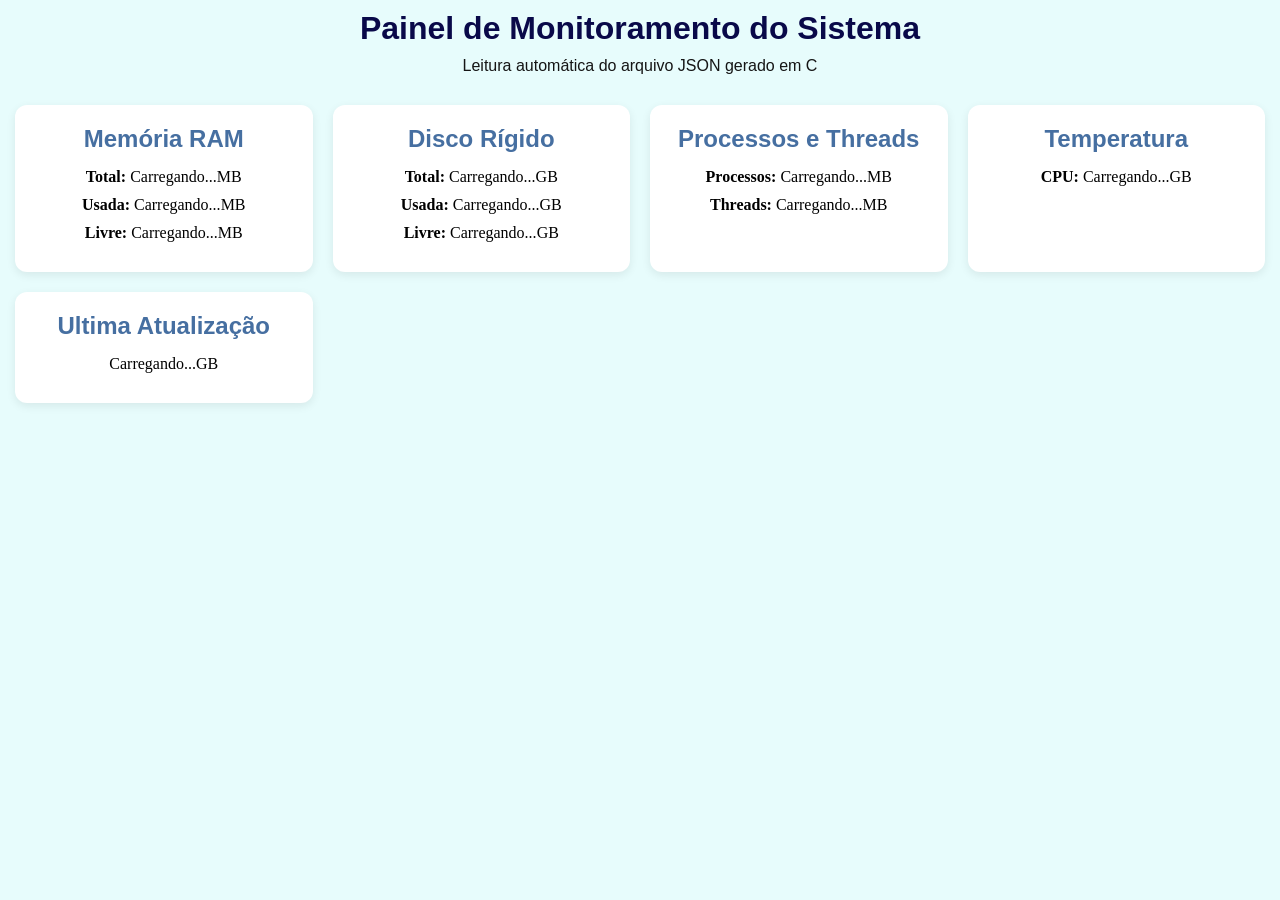
<file: Frontend/Exemplo do Tanizaka/pages/index.html>
<!DOCTYPE html>
<html lang="pt-br">
<head>
    <meta charset="UTF-8">
    <meta name="viewport" content="width=device-width, initial-scale=1.0">
    <title>Dash Manager</title>
    <link rel="stylesheet" href="../styles/style.css">
</head>
<body>
    <header>
        <h1>Painel de Monitoramento do Sistema</h1>
        <p>Leitura automática do arquivo JSON gerado em C</p>
    </header>
    <main class="painel">
        <section class="card">
            <h2>Memória RAM</h2>
            <p><strong>Total: </strong> <span id="ramTotal">Carregando...</span>MB</p>
            <p><strong>Usada: </strong> <span id="ramUsada">Carregando...</span>MB</p>
            <p><strong>Livre: </strong> <span id="ramLivre">Carregando...</span>MB</p>
        </section>
        <section class="card">
            <h2>Disco Rígido</h2>
            <p><strong>Total: </strong> <span id="">Carregando...</span>GB</p>
            <p><strong>Usada: </strong> <span id="">Carregando...</span>GB</p>
            <p><strong>Livre: </strong> <span id="">Carregando...</span>GB</p>
        </section>
        <section class="card">
            <h2>Processos e Threads</h2>
            <p><strong>Processos: </strong> <span id="">Carregando...</span>MB</p>
            <p><strong>Threads: </strong> <span id="">Carregando...</span>MB</p>
        </section>
        <section class="card">
            <h2>Temperatura</h2>
            <p><strong>CPU: </strong> <span id="">Carregando...</span>GB</p>
        </section>
        <section class="card">
            <h2>Ultima Atualização</h2>
            <p><span id="">Carregando...</span>GB</p>
        </section>
    </main>
    <script src="../script/script.js"></script>
</body>
</html>
</file>
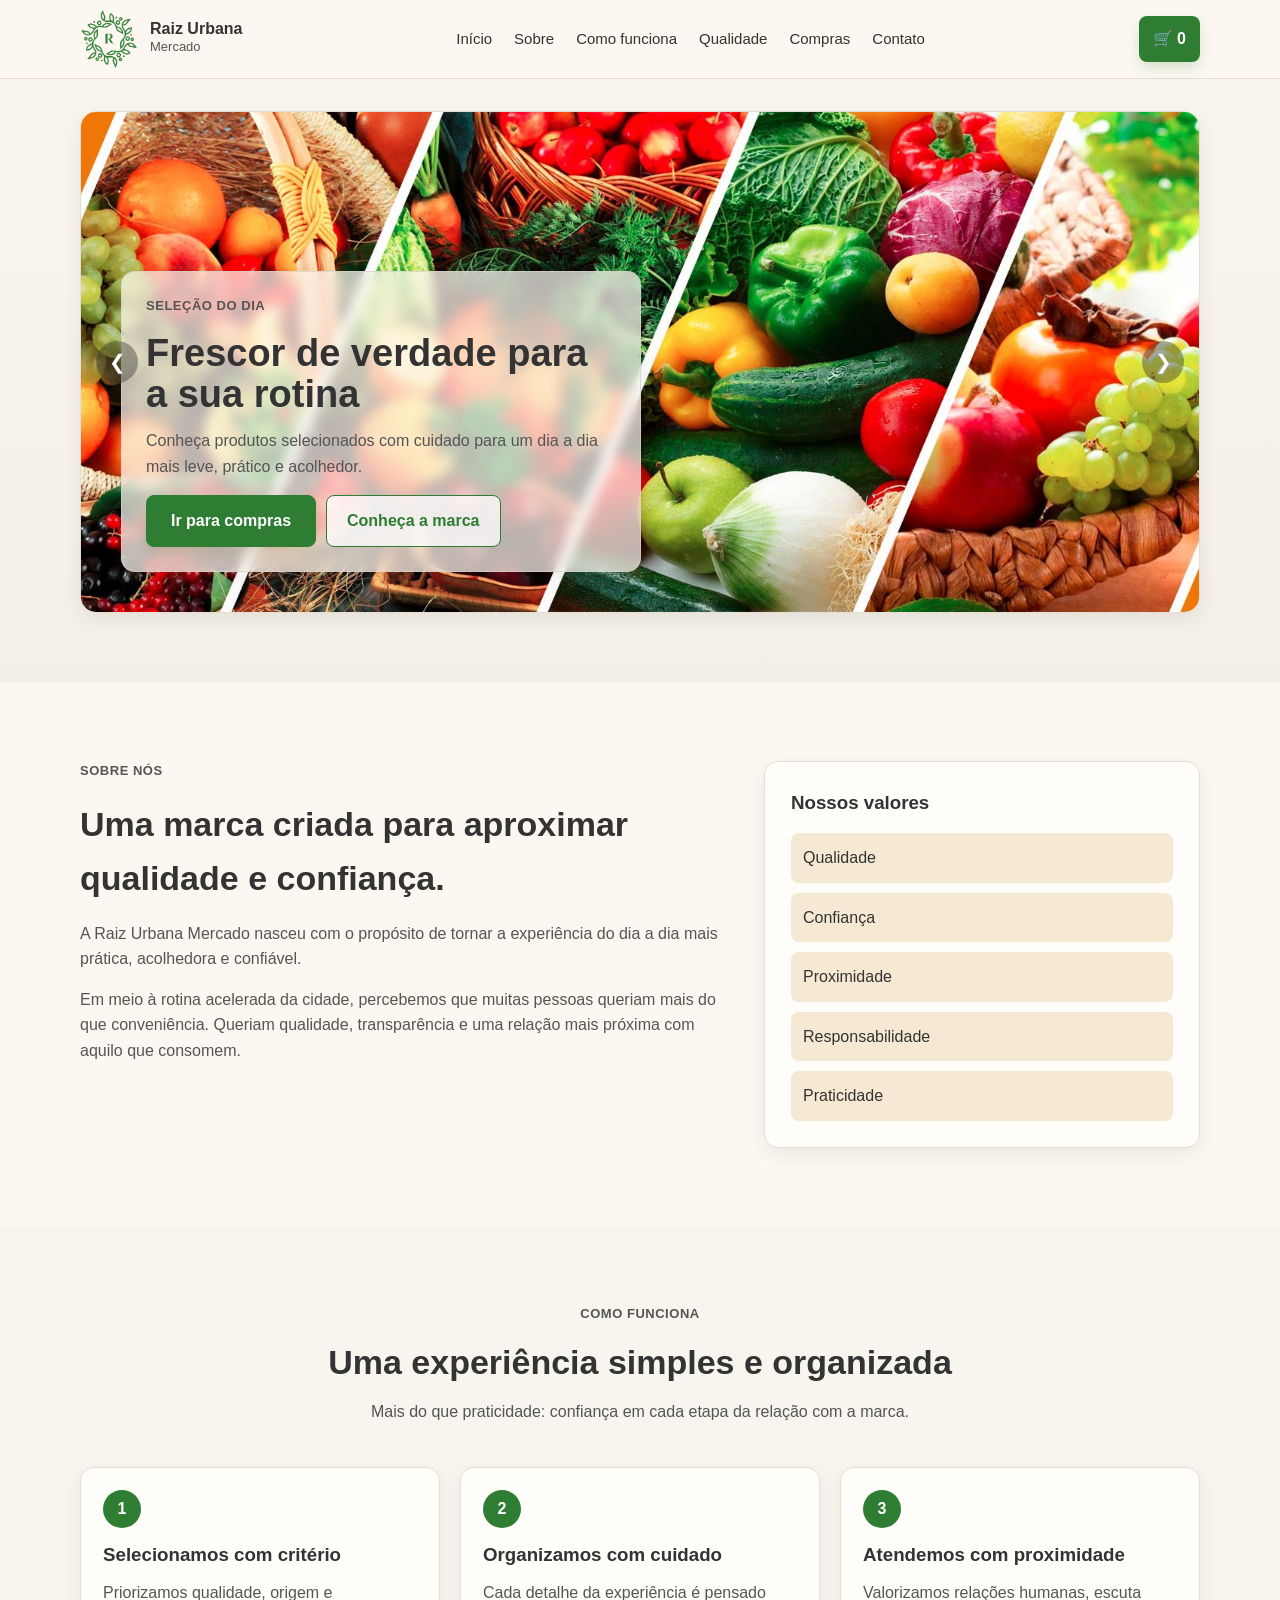
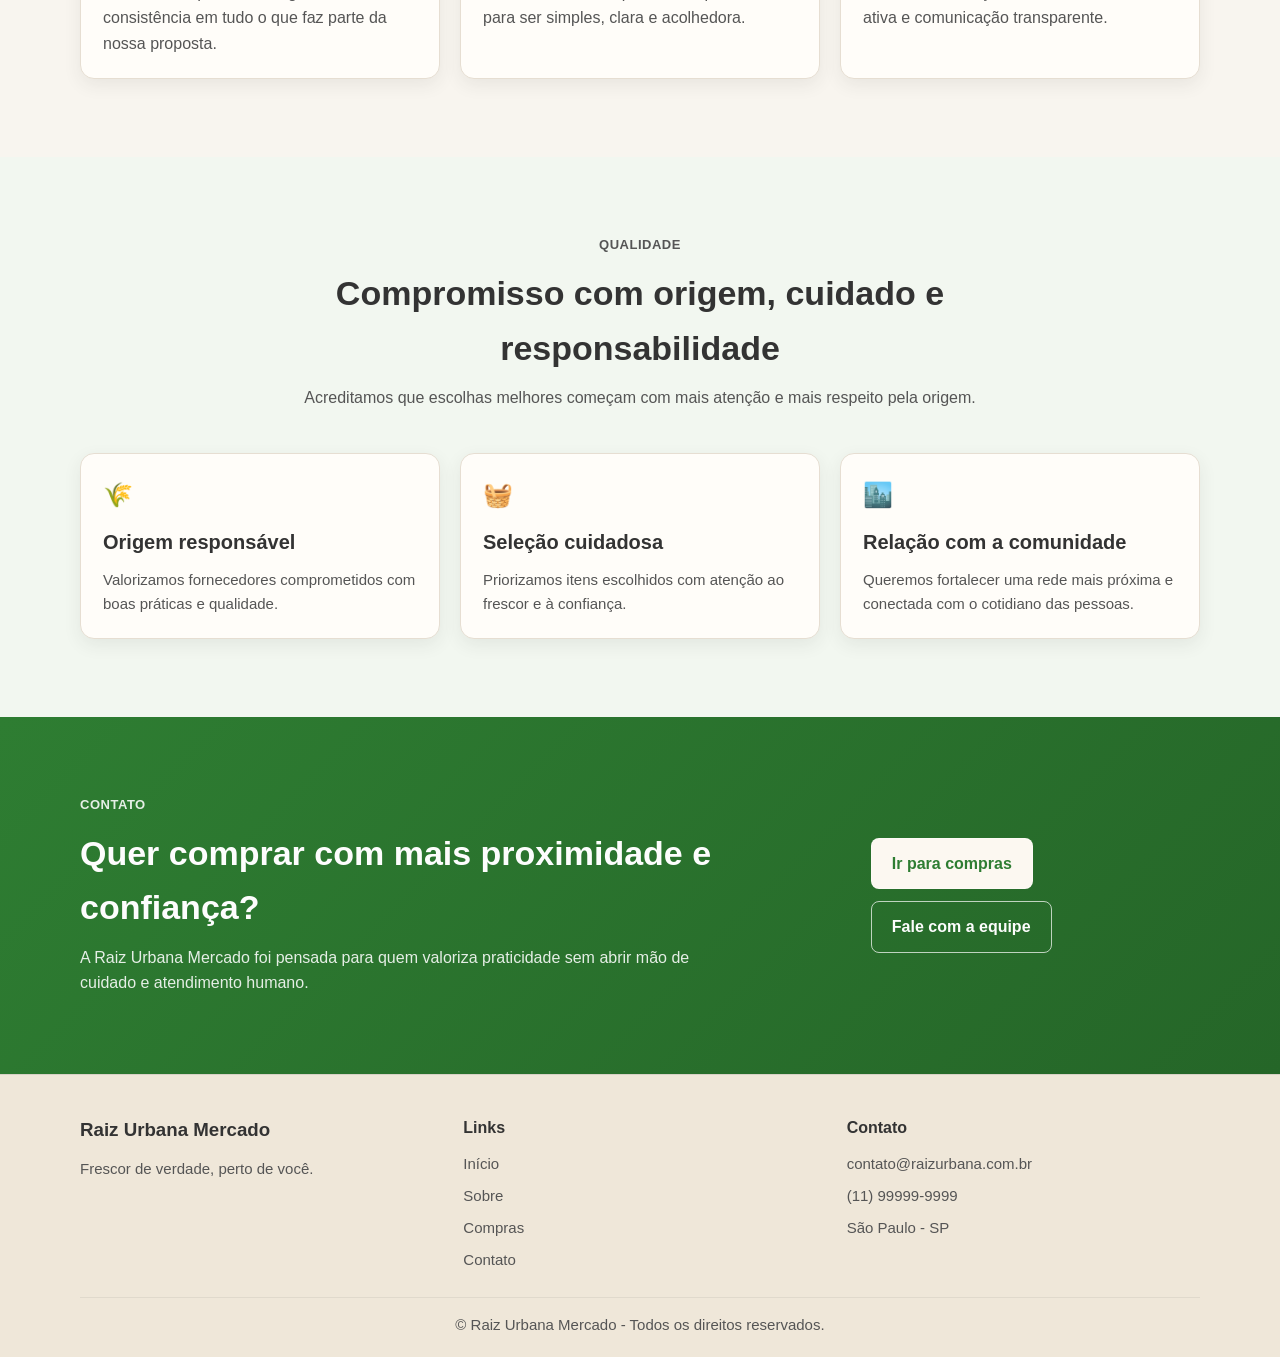
<file: frontend/Raiz Urbana Mercado/Pages/index.html>
<!DOCTYPE html>
<html lang="pt-BR">
<head>
  <meta charset="UTF-8" />
  <meta name="viewport" content="width=device-width, initial-scale=1.0" />
  <title>Raiz Urbana Mercado</title>
  <meta
    name="description"
    content="Raiz Urbana Mercado: frescor, qualidade e proximidade para a sua rotina."
  />
  <link rel="stylesheet" href="../Styles/style.css" />
  
<link rel="icon" type="image/png" href="../Logos/Logo.png">
<link rel="shortcut icon" href="../Logos/Logo.png">
<link rel="apple-touch-icon" href="../Logos/Logo.png">

</head>
<body>
  <header class="header">
    <div class="container header-content">
      
<!-- Logo -->
<a href="index.html" class="logo">
  <img
    src="../Logos/Logo.png"
    alt="Logo Raiz Urbana Mercado"
    class="logo-image"
  />
  <div class="logo-text">
    <strong>Raiz Urbana</strong>
    <span>Mercado</span>
  </div>
</a>


      <nav class="nav" id="nav">
        <a href="index.html">Início</a>
        <a href="#sobre">Sobre</a>
        <a href="#como-funciona">Como funciona</a>
        <a href="#qualidade">Qualidade</a>
        <a href="compras.html">Compras</a>
        <a href="#contato">Contato</a>
      </nav>

      <div class="header-actions">
        <button class="cart-button" id="cart-toggle" aria-label="Abrir carrinho">
          🛒 <span id="cart-count">0</span>
        </button>

        <button class="menu-btn" id="menu-btn" aria-label="Abrir menu">
          ☰
        </button>
      </div>
    </div>
  </header>

  
<!-- Carrinho -->
<aside class="cart-sidebar" id="cart-sidebar">
  <div class="cart-header">
    <h3>Seu carrinho</h3>
    <button class="close-cart" id="close-cart" aria-label="Fechar carrinho">✕</button>
  </div>

  <div class="cart-items" id="cart-items">
    <p class="empty-cart">Seu carrinho está vazio.</p>
  </div>

  <div class="cart-footer">
    <p><strong>Total:</strong> R$ <span id="cart-total">0,00</span></p>
    <div class="cart-footer-buttons">
      <button class="btn btn-secondary full-width" id="clear-cart">Limpar carrinho</button>
      <button class="btn btn-primary full-width" id="checkout-btn">Finalizar compra</button>
    </div>
  </div>
</aside>

<div class="overlay" id="overlay"></div>

<!-- Modal de checkout -->
<div class="checkout-modal" id="checkout-modal">
  <div class="checkout-box">
    <div class="checkout-header">
      <h3 id="checkout-title">Finalizar compra</h3>
      <button id="close-checkout" aria-label="Fechar checkout">✕</button>
    </div>

    <form id="checkout-form" class="checkout-form">
      <label for="cliente-nome">Nome completo</label>
      <input type="text" id="cliente-nome" placeholder="Digite seu nome completo" required />

      <label for="cliente-cpf">CPF</label>
      <input type="text" id="cliente-cpf" placeholder="000.000.000-00" maxlength="14" required />

      <label for="cliente-endereco">Endereço</label>
      <input type="text" id="cliente-endereco" placeholder="Digite seu endereço" required />

      <label for="cliente-pagamento">Forma de pagamento</label>
      <select id="cliente-pagamento" required>
        <option value="">Selecione</option>
        <option value="Pix">Pix</option>
        <option value="Cartão de crédito">Cartão de crédito</option>
        <option value="Cartão de débito">Cartão de débito</option>
      </select>

      <button type="submit" class="btn btn-primary full-width">Confirmar pedido</button>
    </form>

    <div class="invoice-box" id="invoice-box"></div>
    <p class="checkout-message" id="checkout-message"></p>
  </div>
</div>


  <main>
    <!-- HERO / CARROSSEL -->
    <section class="hero" id="inicio">
      <div class="container">
        <div class="carousel">
          
<div class="slides">
  <div class="slide active">
    <img src="../Images/banner-frutas.jpg" alt="Produtos frescos do mercado" />
    <div class="slide-content">
      <p class="tag">Seleção do dia</p>
      <h1>Frescor de verdade para a sua rotina</h1>
      <p>
        Conheça produtos selecionados com cuidado para um dia a dia
        mais leve, prático e acolhedor.
      </p>
      <div class="slide-buttons">
        <a href="../Pages/compras.html" class="btn btn-primary">Ir para compras</a>
        <a href="#sobre" class="btn btn-secondary">Conheça a marca</a>
      </div>
    </div>
  </div>

  <div class="slide">
    <img src="../Images/banner-padaria.jpg" alt="Produtos de padaria e laticínios" />
    <div class="slide-content">
      <p class="tag">Qualidade</p>
      <h1>Cuidado em cada escolha</h1>
      <p>
        Uma proposta que une proximidade, atendimento humano e mais
        confiança para o seu dia a dia.
      </p>
      <div class="slide-buttons">
        <a href="../Pages/compras.html" class="btn btn-primary">Ir para compras</a>
        <a href="#sobre" class="btn btn-secondary">Conheça a marca</a>
      </div>
    </div>
  </div>

  <div class="slide">
    <img src="../Images/banner-mercearia.jpeg" alt="Bebidas e itens de mercado" />
    <div class="slide-content">
      <p class="tag">Praticidade</p>
      <h1>Um mercado pensado para a vida urbana</h1>
      <p>
        Organização, conveniência e um toque humano para facilitar sua rotina.
      </p>
      <div class="slide-buttons">
        <a href="../Pages/compras.html" class="btn btn-primary">Ir para compras</a>
        <a href="#sobre" class="btn btn-secondary">Conheça a marca</a>
      </div>
    </div>
  </div>
</div>


          <button class="carousel-btn prev" id="prev-slide" aria-label="Slide anterior">❮</button>
          <button class="carousel-btn next" id="next-slide" aria-label="Próximo slide">❯</button>
        </div>
      </div>
    </section>

    <section class="section section-soft" id="sobre">
      <div class="container about">
        <div class="about-text">
          <p class="tag">Sobre nós</p>
          <h2>Uma marca criada para aproximar qualidade e confiança.</h2>
          <p>
            A Raiz Urbana Mercado nasceu com o propósito de tornar a experiência
            do dia a dia mais prática, acolhedora e confiável.
          </p>
          <p>
            Em meio à rotina acelerada da cidade, percebemos que muitas pessoas
            queriam mais do que conveniência. Queriam qualidade, transparência e
            uma relação mais próxima com aquilo que consomem.
          </p>
        </div>

        <div class="about-box">
          <div class="simple-box">
            <h3>Nossos valores</h3>
            <ul>
              <li>Qualidade</li>
              <li>Confiança</li>
              <li>Proximidade</li>
              <li>Responsabilidade</li>
              <li>Praticidade</li>
            </ul>
          </div>
        </div>
      </div>
    </section>

    <section class="section" id="como-funciona">
      <div class="container">
        <div class="section-title">
          <p class="tag">Como funciona</p>
          <h2>Uma experiência simples e organizada</h2>
          <p>
            Mais do que praticidade: confiança em cada etapa da relação com a marca.
          </p>
        </div>

        <div class="steps">
          <div class="step">
            <span class="step-number">1</span>
            <h3>Selecionamos com critério</h3>
            <p>
              Priorizamos qualidade, origem e consistência em tudo o que faz
              parte da nossa proposta.
            </p>
          </div>

          <div class="step">
            <span class="step-number">2</span>
            <h3>Organizamos com cuidado</h3>
            <p>
              Cada detalhe da experiência é pensado para ser simples, clara e
              acolhedora.
            </p>
          </div>

          <div class="step">
            <span class="step-number">3</span>
            <h3>Atendemos com proximidade</h3>
            <p>
              Valorizamos relações humanas, escuta ativa e comunicação transparente.
            </p>
          </div>
        </div>
      </div>
    </section>

    <section class="section section-green" id="qualidade">
      <div class="container">
        <div class="section-title">
          <p class="tag">Qualidade</p>
          <h2>Compromisso com origem, cuidado e responsabilidade</h2>
          <p>
            Acreditamos que escolhas melhores começam com mais atenção e mais
            respeito pela origem.
          </p>
        </div>

        <div class="cards three-cards">
          <div class="card">
            <div class="card-icon">🌾</div>
            <h3>Origem responsável</h3>
            <p>
              Valorizamos fornecedores comprometidos com boas práticas e
              qualidade.
            </p>
          </div>

          <div class="card">
            <div class="card-icon">🧺</div>
            <h3>Seleção cuidadosa</h3>
            <p>
              Priorizamos itens escolhidos com atenção ao frescor e à confiança.
            </p>
          </div>

          <div class="card">
            <div class="card-icon">🏙️</div>
            <h3>Relação com a comunidade</h3>
            <p>
              Queremos fortalecer uma rede mais próxima e conectada com o
              cotidiano das pessoas.
            </p>
          </div>
        </div>
      </div>
    </section>

    <section class="section cta-section" id="contato">
      <div class="container cta-box">
        <div>
          <p class="tag tag-light">Contato</p>
          <h2>Quer comprar com mais proximidade e confiança?</h2>
          <p>
            A Raiz Urbana Mercado foi pensada para quem valoriza praticidade sem
            abrir mão de cuidado e atendimento humano.
          </p>
        </div>

        <div class="cta-buttons">
          <a href="compras.html" class="btn btn-light">Ir para compras</a>
          <a href="mailto:contato@raizurbana.com.br" class="btn btn-outline-light">
            Fale com a equipe
          </a>
        </div>
      </div>
    </section>
  </main>

  <footer class="footer">
    <div class="container footer-content">
      <div>
        <h3>Raiz Urbana Mercado</h3>
        <p>Frescor de verdade, perto de você.</p>
      </div>

      <div>
        <h4>Links</h4>
        <ul>
          <li><a href="index.html">Início</a></li>
          <li><a href="#sobre">Sobre</a></li>
          <li><a href="compras.html">Compras</a></li>
          <li><a href="#contato">Contato</a></li>
        </ul>
      </div>

      <div>
        <h4>Contato</h4>
        <ul>
          <li><a href="mailto:contato@raizurbana.com.br">contato@raizurbana.com.br</a></li>
          <li><a href="tel:+5511999999999">(11) 99999-9999</a></li>
          <li>São Paulo - SP</li>
        </ul>
      </div>
    </div>

    <div class="container footer-bottom">
      <p>© Raiz Urbana Mercado - Todos os direitos reservados.</p>
    </div>
  </footer>

  <script src="../Scripts/script.js"></script>
</body>
</html>
</file>
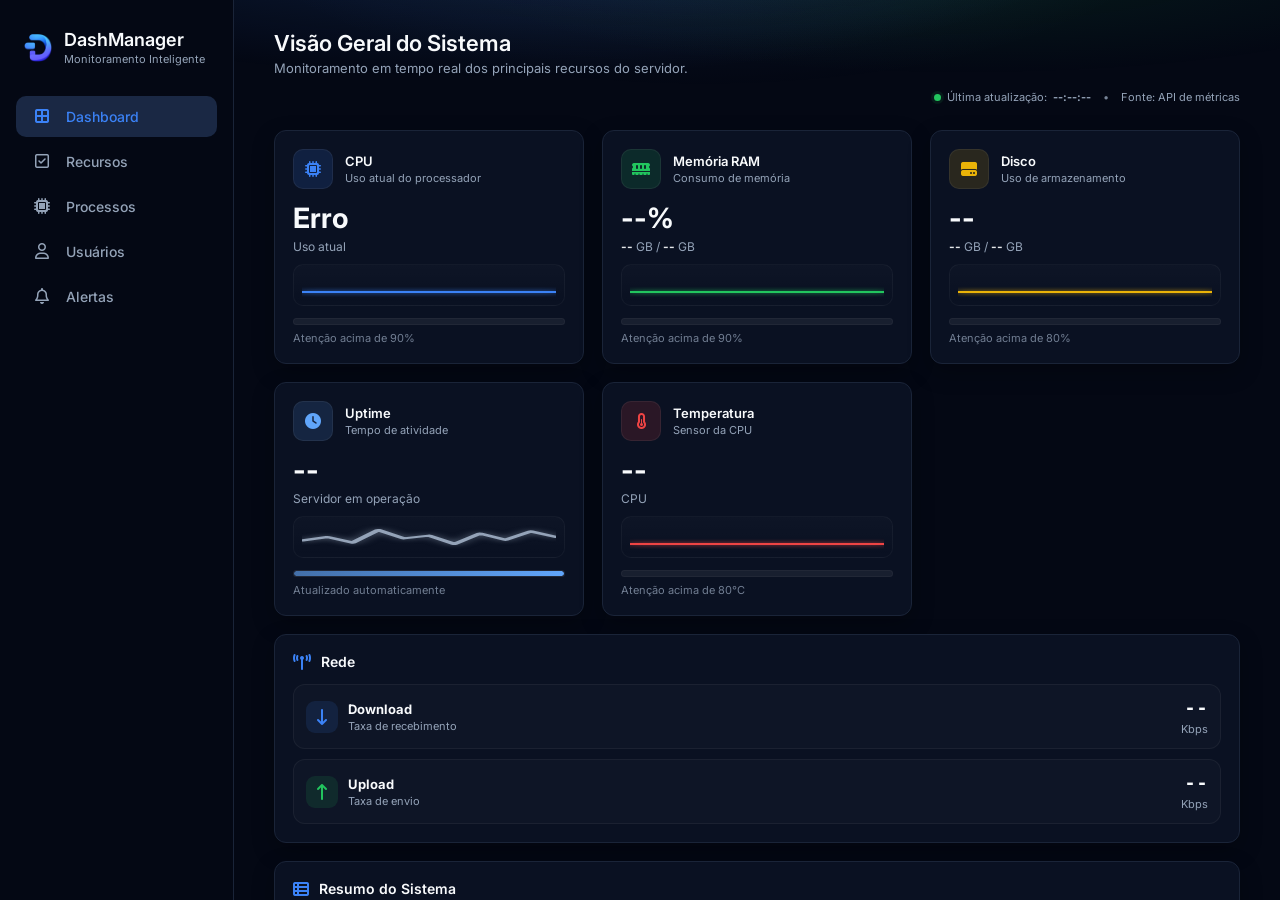
<file: Frontend/Dash-Manager/Pages/pg-inicial.html>
<!DOCTYPE html>
<html lang="pt-BR">
<head>
  <meta charset="UTF-8" />
  <meta name="viewport" content="width=device-width, initial-scale=1.0" />

  <title>Dashboard | DashManager</title>

  <link rel="preconnect" href="https://fonts.googleapis.com" />
  <link rel="preconnect" href="https://fonts.gstatic.com" crossorigin />
  <link href="https://fonts.googleapis.com/css2?family=Inter:wght@400;500;600;700&display=swap" rel="stylesheet" />

  <link rel="stylesheet" href="https://cdnjs.cloudflare.com/ajax/libs/font-awesome/6.5.0/css/all.min.css" />

  <link rel="stylesheet" href="../Styles/pg-inicial.css" />
  <link rel="icon" type="image/x-icon" href="../Images/icondashmanager.ico" />
</head>

<body>
  <!-- SIDEBAR -->
  <aside class="sidebar">
    <div class="logo-container">
      <div class="logo-icon">
        <img src="../Images/dash-manager-logo.png" alt="Logo-DashManager" />
      </div>

      <div class="logo-text">
        <h1>DashManager</h1>
        <p>Monitoramento Inteligente</p>
      </div>
    </div>

    <nav class="nav-menu">
      <a href="pg-inicial.html" class="nav-item active">
        <i class="fa-solid fa-border-all"></i>
        Dashboard
      </a>

      <a href="pg-recursos.html" class="nav-item">
        <i class="fa-regular fa-square-check"></i>
        Recursos
      </a>

      <a href="pg-processos.html" class="nav-item">
        <i class="fa-solid fa-microchip"></i>
        Processos
      </a>

      <a href="pg-usuarios.html" class="nav-item">
        <i class="fa-regular fa-user"></i>
        Usuários
      </a>

      <a href="pg-alertas.html" class="nav-item">
        <i class="fa-regular fa-bell"></i>
        Alertas
      </a>
    </nav>
  </aside>

  <!-- MAIN -->
  <main class="main-content">
    <header class="header">
      <div class="page-title">
        <h1>Visão Geral do Sistema</h1>
        <p>Monitoramento em tempo real dos principais recursos do servidor.</p>
      </div>
    </header>

    <div class="last-update">
      <span class="dot"></span>
      <span>Última atualização:</span>
      <strong id="horaAtual">--:--:--</strong>
      <span class="sep">•</span>
      <span>Fonte: API de métricas</span>
    </div>

    <!-- KPI CARDS -->
    <section class="kpi-grid" aria-label="Indicadores principais">
      <article class="kpi-card">
        <div class="kpi-top">
          <div class="kpi-icon blue">
            <i class="fa-solid fa-microchip"></i>
          </div>

          <div class="kpi-meta">
            <h3>CPU</h3>
            <p>Uso atual do processador</p>
          </div>
        </div>

        <div class="kpi-value">
          <span id="cpuPercentual">Carregando...</span>
          <small class="kpi-sub">Uso atual</small>
        </div>

        <div class="mini-chart-wrap">
          <svg class="mini-chart" viewBox="0 0 100 40" preserveAspectRatio="none">
            <polyline id="cpuChartLine" class="chart-line blue-line" fill="none" points="0,30 20,30 40,30 60,30 80,30 100,30"></polyline>
          </svg>
        </div>

        <div class="kpi-progress">
          <div class="bar">
            <div class="fill blue" id="cpuBar" style="width:0%"></div>
          </div>
          <span class="hint">Atenção acima de 90%</span>
        </div>
      </article>

      <article class="kpi-card">
        <div class="kpi-top">
          <div class="kpi-icon green">
            <i class="fa-solid fa-memory"></i>
          </div>

          <div class="kpi-meta">
            <h3>Memória RAM</h3>
            <p>Consumo de memória</p>
          </div>
        </div>

        <div class="kpi-value">
          <span><span id="ramPercentual">Carregando...</span>%</span>
          <small class="kpi-sub">
            <strong id="ramLivre">--</strong> GB / <strong id="ramTotal">--</strong> GB
          </small>
        </div>

        <div class="mini-chart-wrap">
          <svg class="mini-chart" viewBox="0 0 100 40" preserveAspectRatio="none">
            <polyline id="ramChartLine" class="chart-line green-line" fill="none" points="0,30 20,30 40,30 60,30 80,30 100,30"></polyline>
          </svg>
        </div>

        <div class="kpi-progress">
          <div class="bar">
            <div class="fill green" id="ramBar" style="width:0%"></div>
          </div>
          <span class="hint">Atenção acima de 90%</span>
        </div>
      </article>

      <article class="kpi-card">
        <div class="kpi-top">
          <div class="kpi-icon yellow">
            <i class="fa-solid fa-hard-drive"></i>
          </div>

          <div class="kpi-meta">
            <h3>Disco</h3>
            <p>Uso de armazenamento</p>
          </div>
        </div>

        <div class="kpi-value">
          <span id="discoPercentual">Carregando...</span>
          <small class="kpi-sub">
            <strong id="discoLivre">--</strong> GB / <strong id="discoTotal">--</strong> GB
          </small>
        </div>

        <div class="mini-chart-wrap">
          <svg class="mini-chart" viewBox="0 0 100 40" preserveAspectRatio="none">
            <polyline id="diskChartLine" class="chart-line yellow-line" fill="none" points="0,30 20,30 40,30 60,30 80,30 100,30"></polyline>
          </svg>
        </div>

        <div class="kpi-progress">
          <div class="bar">
            <div class="fill yellow" id="diskBar" style="width:0%"></div>
          </div>
          <span class="hint">Atenção acima de 80%</span>
        </div>
      </article>

      <article class="kpi-card">
        <div class="kpi-top">
          <div class="kpi-icon blue2">
            <i class="fa-solid fa-clock"></i>
          </div>

          <div class="kpi-meta">
            <h3>Uptime</h3>
            <p>Tempo de atividade</p>
          </div>
        </div>

        <div class="kpi-value">
          <span id="uptime">Carregando...</span>
          <small class="kpi-sub">Servidor em operação</small>
        </div>

        <div class="mini-chart-wrap">
          <svg class="mini-chart" viewBox="0 0 100 40" preserveAspectRatio="none">
            <polyline class="chart-line muted-line" fill="none" points="0,25 10,20 20,28 30,10 40,22 50,18 60,30 70,15 80,24 90,12 100,20"></polyline>
          </svg>
        </div>

        <div class="kpi-progress">
          <div class="bar">
            <div class="fill blue2" style="width:100%"></div>
          </div>
          <span class="hint">Atualizado automaticamente</span>
        </div>
      </article>

      <article class="kpi-card">
        <div class="kpi-top">
          <div class="kpi-icon danger">
            <i class="fa-solid fa-temperature-half"></i>
          </div>

          <div class="kpi-meta">
            <h3>Temperatura</h3>
            <p>Sensor da CPU</p>
          </div>
        </div>

        <div class="kpi-value">
          <span id="temperatura">Carregando...</span>
          <small class="kpi-sub">CPU</small>
        </div>

        <div class="mini-chart-wrap">
          <svg class="mini-chart" viewBox="0 0 100 40" preserveAspectRatio="none">
            <polyline id="tempChartLine" class="chart-line red-line" fill="none" points="0,30 20,30 40,30 60,30 80,30 100,30"></polyline>
          </svg>
        </div>

        <div class="kpi-progress">
          <div class="bar">
            <div class="fill danger" id="tempBar" style="width:0%"></div>
          </div>
          <span class="hint">Atenção acima de 80°C</span>
        </div>
      </article>
    </section>

    <!-- GRID INFERIOR -->
    <section class="lower-grid">
      <article class="card">
        <div class="card-header">
          <div class="card-title">
            <i class="fa-solid fa-tower-broadcast"></i>
            <h3>Rede</h3>
          </div>
        </div>

        <div class="network-list">
          <div class="network-item">
            <div class="network-left">
              <i class="fa-solid fa-arrow-down-long blue-text"></i>
              <div>
                <strong>Download</strong>
                <span>Taxa de recebimento</span>
              </div>
            </div>

            <div class="network-value">
              <strong id="download-Mbps">Carregando...</strong>
              <span>Kbps</span>
            </div>
          </div>

          <div class="network-item">
            <div class="network-left">
              <i class="fa-solid fa-arrow-up-long green-text"></i>
              <div>
                <strong>Upload</strong>
                <span>Taxa de envio</span>
              </div>
            </div>

            <div class="network-value">
              <strong id="upload-Mbps">Carregando...</strong>
              <span>Kbps</span>
            </div>
          </div>
        </div>
      </article>

      <article class="card">
        <div class="card-header">
          <div class="card-title">
            <i class="fa-solid fa-table-list"></i>
            <h3>Resumo do Sistema</h3>
          </div>
        </div>

        <div class="kv-grid">
          <div class="kv">
            <span>Processos em execução</span>
            <strong id="procesos-exec">Carregando...</strong>
          </div>

          <div class="kv">
            <span>Usuários conectados</span>
            <strong id="usuarios-conectados">Carregando...</strong>
          </div>

          <div class="kv">
            <span>Sistema operacional</span>
            <strong id="system">Carregando...</strong>
          </div>

          <div class="kv">
            <span>Endereço IP</span>
            <strong id="ip">Carregando...</strong>
          </div>
        </div>
      </article>

      <article class="card alert-card-like">
        <div class="card-header">
          <div class="card-title">
            <i class="fa-solid fa-bell"></i>
            <h3>Último Alerta</h3>
          </div>
        </div>

        <div class="alert-badge" id="alertBadge">
          <i class="fa-solid fa-circle"></i>
          <span>Status</span>
        </div>

        <h4 class="alert-title" id="alert">Carregando...</h4>
        <p class="alert-desc">
          O alerta é calculado com base nas métricas recebidas da API.
        </p>

        <a href="pg-alertas.html" class="btn-link">
          Ver todos os alertas
          <i class="fa-solid fa-arrow-right"></i>
        </a>
      </article>
    </section>

    <footer class="footer">
      <span>© 2026 DashManager. Todos os direitos reservados.</span>
    </footer>
  </main>

  <script defer src="../Scripts/pg-inicial.js"></script>
</body>
</html>
</file>
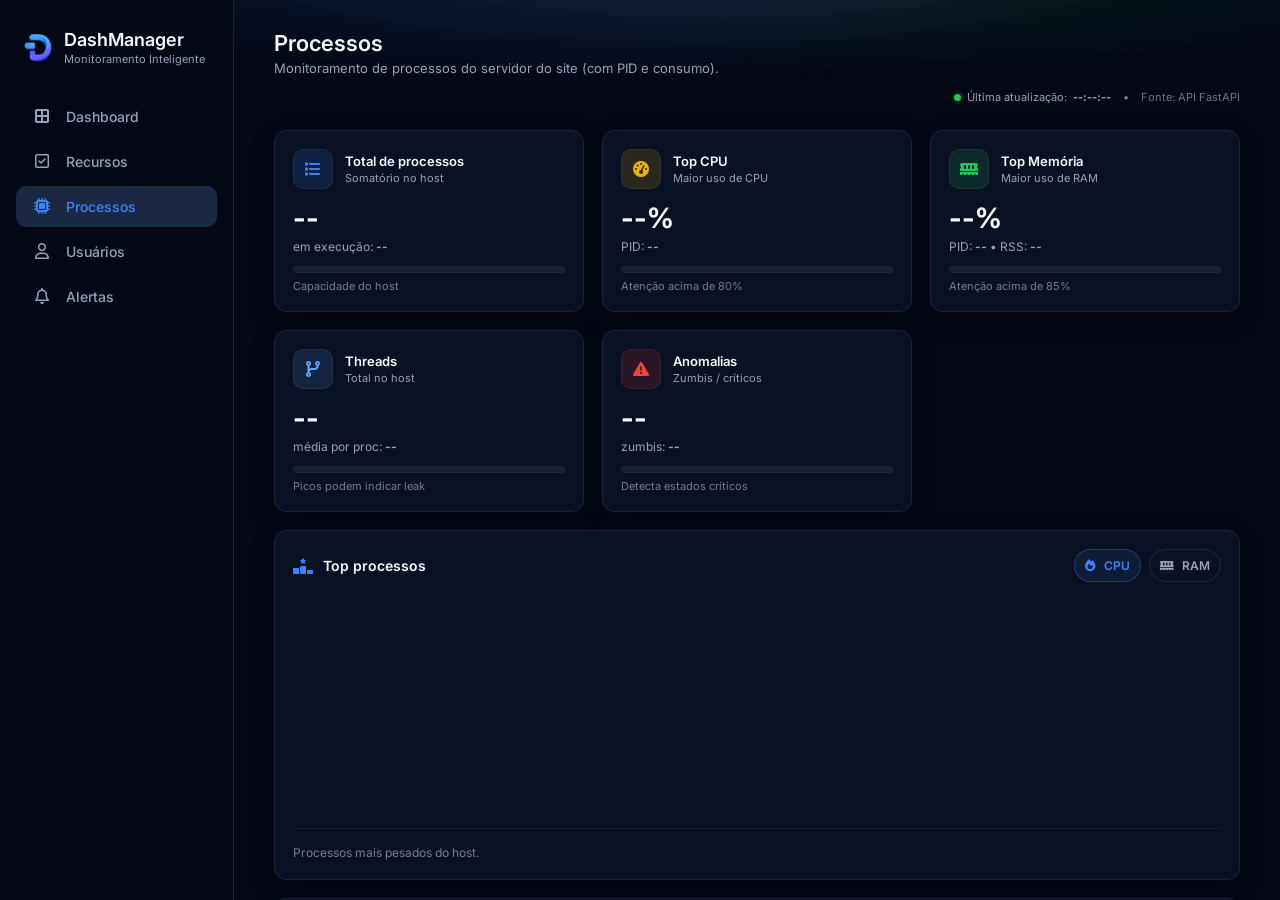
<file: Frontend/Dash-Manager/Pages/pg-processos.html>
<!DOCTYPE html>
<html lang="pt-BR">
<head>
  <meta charset="UTF-8" />
  <meta name="viewport" content="width=device-width, initial-scale=1.0"/>
  <title>Processos | DashManager</title>

  <link rel="preconnect" href="https://fonts.googleapis.com">
  <link rel="preconnect" href="https://fonts.gstatic.com" crossorigin>

  <link
    href="https://fonts.googleapis.com/css2?family=Inter:wght@400;500;600;700&display=swap"
    rel="stylesheet"
  >

  <link
    rel="stylesheet"
    href="https://cdnjs.cloudflare.com/ajax/libs/font-awesome/6.5.0/css/all.min.css"
  />

  <link rel="stylesheet" href="../Styles/pg-processos.css"/>

  <link
    rel="icon"
    type="image/x-icon"
    href="../Images/icondashmanager.ico"
  >
</head>

<body>

  <!-- SIDEBAR -->
  <aside class="sidebar">

    <div class="logo-container">

      <div class="logo-icon">
        <img
          src="../Images/dash-manager-logo.png"
          alt="Logo DashManager"
        >
      </div>

      <div class="logo-text">
        <h1>DashManager</h1>
        <p>Monitoramento Inteligente</p>
      </div>

    </div>

    <nav class="nav-menu">

      <a href="pg-inicial.html" class="nav-item">
        <i class="fa-solid fa-border-all"></i>
        Dashboard
      </a>

      <a href="pg-recursos.html" class="nav-item">
        <i class="fa-regular fa-square-check"></i>
        Recursos
      </a>

      <a href="pg-processos.html" class="nav-item active">
        <i class="fa-solid fa-microchip"></i>
        Processos
      </a>

      <a href="pg-usuarios.html" class="nav-item">
        <i class="fa-regular fa-user"></i>
        Usuários
      </a>

      <a href="pg-alertas.html" class="nav-item">
        <i class="fa-regular fa-bell"></i>
        Alertas
      </a>

    </nav>

  </aside>

  <!-- MAIN -->
  <main class="main-content">

    <!-- HEADER -->
    <header class="header">

      <div class="page-title">
        <h1>Processos</h1>

        <p>
          Monitoramento de processos do servidor
          do site (com PID e consumo).
        </p>
      </div>

    </header>

    <!-- LAST UPDATE -->
    <div class="last-update">

      <span class="dot"></span>

      <span>Última atualização:</span>

      <strong id="lastUpdate">--:--:--</strong>

      <span class="sep">•</span>

      <span id="dataSource">
        Fonte: API FastAPI
      </span>

    </div>

    <!-- KPI GRID -->
    <section class="kpi-grid">

      <!-- TOTAL -->
      <article class="kpi-card">

        <div class="kpi-top">

          <div class="kpi-icon blue">
            <i class="fa-solid fa-list"></i>
          </div>

          <div class="kpi-meta">
            <h3>Total de processos</h3>
            <p>Somatório no host</p>
          </div>

        </div>

        <div class="kpi-value">

          <span id="kpiTotal">--</span>

          <small class="kpi-sub">
            em execução:
            <strong id="kpiRunning">--</strong>
          </small>

        </div>

        <div class="kpi-progress">

          <div class="bar">
            <div
              class="fill blue"
              id="barTotal"
              style="width:0%"
            ></div>
          </div>

          <span class="hint">
            Capacidade do host
          </span>

        </div>

      </article>

      <!-- CPU -->
      <article class="kpi-card">

        <div class="kpi-top">

          <div class="kpi-icon yellow">
            <i class="fa-solid fa-gauge-high"></i>
          </div>

          <div class="kpi-meta">
            <h3>Top CPU</h3>
            <p>Maior uso de CPU</p>
          </div>

        </div>

        <div class="kpi-value">

          <span id="kpiCpuTop">--%</span>

          <small class="kpi-sub">
            PID:
            <strong id="kpiCpuPid">--</strong>
          </small>

        </div>

        <div class="kpi-progress">

          <div class="bar">
            <div
              class="fill yellow"
              id="barCpuTop"
              style="width:0%"
            ></div>
          </div>

          <span class="hint">
            Atenção acima de 80%
          </span>

        </div>

      </article>

      <!-- MEM -->
      <article class="kpi-card">

        <div class="kpi-top">

          <div class="kpi-icon green">
            <i class="fa-solid fa-memory"></i>
          </div>

          <div class="kpi-meta">
            <h3>Top Memória</h3>
            <p>Maior uso de RAM</p>
          </div>

        </div>

        <div class="kpi-value">

          <span id="kpiMemTop">--%</span>

          <small class="kpi-sub">
            PID:
            <strong id="kpiMemPid">--</strong>

            • RSS:
            <strong id="kpiMemRss">--</strong>
          </small>

        </div>

        <div class="kpi-progress">

          <div class="bar">
            <div
              class="fill green"
              id="barMemTop"
              style="width:0%"
            ></div>
          </div>

          <span class="hint">
            Atenção acima de 85%
          </span>

        </div>

      </article>

      <!-- THREADS -->
      <article class="kpi-card">

        <div class="kpi-top">

          <div class="kpi-icon blue2">
            <i class="fa-solid fa-code-branch"></i>
          </div>

          <div class="kpi-meta">
            <h3>Threads</h3>
            <p>Total no host</p>
          </div>

        </div>

        <div class="kpi-value">

          <span id="kpiThreads">--</span>

          <small class="kpi-sub">
            média por proc:
            <strong id="kpiThreadsAvg">--</strong>
          </small>

        </div>

        <div class="kpi-progress">

          <div class="bar">
            <div
              class="fill blue2"
              id="barThreads"
              style="width:0%"
            ></div>
          </div>

          <span class="hint">
            Picos podem indicar leak
          </span>

        </div>

      </article>

      <!-- ANOMALIAS -->
      <article class="kpi-card">

        <div class="kpi-top">

          <div class="kpi-icon danger">
            <i class="fa-solid fa-triangle-exclamation"></i>
          </div>

          <div class="kpi-meta">
            <h3>Anomalias</h3>
            <p>Zumbis / críticos</p>
          </div>

        </div>

        <div class="kpi-value">

          <span id="kpiAnomalias">--</span>

          <small class="kpi-sub">
            zumbis:
            <strong id="kpiZombie">--</strong>
          </small>

        </div>

        <div class="kpi-progress">

          <div class="bar">
            <div
              class="fill danger"
              id="barAnom"
              style="width:0%"
            ></div>
          </div>

          <span class="hint">
            Detecta estados críticos
          </span>

        </div>

      </article>

    </section>

    <!-- LOWER GRID -->
    <section class="lower-grid">

      <!-- TOP PROCESSOS -->
      <article class="card">

        <div class="card-header">

          <div class="card-title">
            <i class="fa-solid fa-ranking-star"></i>
            <h3>Top processos</h3>
          </div>

          <div class="card-actions">

            <button
              class="chip"
              id="btnTopCpu"
              type="button"
            >
              <i class="fa-solid fa-fire"></i>
              CPU
            </button>

            <button
              class="chip outline"
              id="btnTopMem"
              type="button"
            >
              <i class="fa-solid fa-memory"></i>
              RAM
            </button>

          </div>

        </div>

        <div class="mini-table" id="topTable"></div>

        <div class="card-footer">
          <span class="muted">
            Processos mais pesados do host.
          </span>
        </div>

      </article>

      <!-- RESUMO -->
      <article class="card">

        <div class="card-header">

          <div class="card-title">
            <i class="fa-solid fa-circle-nodes"></i>
            <h3>Resumo do servidor</h3>
          </div>

          <button
            class="ghost"
            id="btnRefresh"
            type="button"
            title="Atualizar agora"
          >
            <i class="fa-solid fa-rotate"></i>
          </button>

        </div>

        <div class="kv-grid">

          <div class="kv">
            <span>Hostname</span>
            <strong id="kvHost">--</strong>
          </div>

          <div class="kv">
            <span>S.O.</span>
            <strong id="kvOs">--</strong>
          </div>

          <div class="kv">
            <span>IP</span>
            <strong id="kvIp">--</strong>
          </div>

          <div class="kv">
            <span>Uptime</span>
            <strong id="kvUptime">--</strong>
          </div>

          <div class="kv">
            <span>CPU geral</span>
            <strong id="kvLoad">--</strong>
          </div>

          <div class="kv">
            <span>Web</span>
            <strong id="kvWeb">--</strong>
          </div>

          <div class="kv">
            <span>DB</span>
            <strong id="kvDb">--</strong>
          </div>

          <div class="kv">
            <span>Cache</span>
            <strong id="kvCache">--</strong>
          </div>

        </div>

        <div class="divider"></div>

        <h4 class="subsection-title">
          Serviços críticos
        </h4>

        <div
          class="service-list"
          id="servicesList"
        ></div>

      </article>

      <!-- ALERTA -->
      <article class="card alert-card-like">

        <div class="card-header">

          <div class="card-title">
            <i class="fa-solid fa-bell"></i>
            <h3>Último alerta</h3>
          </div>

        </div>

        <div
          class="alert-badge critical"
          id="lastAlertBadge"
          style="display:none;"
        >

          <i class="fa-solid fa-circle"></i>

          <span id="lastAlertSeverity">
            Crítico
          </span>

        </div>

        <h4
          class="alert-title"
          id="lastAlertTitle"
        >
          Sem alertas
        </h4>

        <p
          class="alert-desc"
          id="lastAlertDesc"
        >
          Nenhum evento crítico registrado.
        </p>

        <div class="alert-meta">

          <div class="meta-item">
            <i class="fa-regular fa-clock"></i>
            <span id="lastAlertTime">--</span>
          </div>

          <div class="meta-item">
            <i class="fa-solid fa-hashtag"></i>
            <span id="lastAlertPid">PID: --</span>
          </div>

        </div>

        <a
          class="btn-link"
          href="pg-alertas.html"
        >
          Ver alertas
          <i class="fa-solid fa-arrow-right"></i>
        </a>

      </article>

    </section>

    <!-- TABELA -->
    <section class="table-wrap">

      <div class="table-header">

        <div class="table-title">

          <h3>Processos do servidor</h3>

          <p>
            Busca, filtros e ordenação.
          </p>

        </div>

        <div class="table-controls">

          <div class="control">

            <i class="fa-solid fa-magnifying-glass"></i>

            <input
              id="searchInput"
              type="text"
              placeholder="Buscar processo..."
            >

          </div>

          <select
            id="stateFilter"
            class="select"
          >

            <option value="all">
              Todos os estados
            </option>

            <option value="R">
              Running
            </option>

            <option value="S">
              Sleeping
            </option>

            <option value="D">
              Disk sleep
            </option>

            <option value="T">
              Stopped
            </option>

            <option value="Z">
              Zombie
            </option>

          </select>

          <select
            id="serviceFilter"
            class="select"
          >

            <option value="all">
              Todos serviços
            </option>

            <option value="web">
              Web
            </option>

            <option value="db">
              Banco
            </option>

            <option value="cache">
              Cache
            </option>

            <option value="other">
              Outros
            </option>

          </select>

        </div>

      </div>

      <div class="table-card">

        <div class="table-scroll">

          <table
            class="data-table"
            id="procTable"
          >

            <thead>

              <tr>

                <th>PID</th>

                <th>Processo</th>

                <th>Usuário</th>

                <th>Estado</th>

                <th>CPU%</th>

                <th>MEM%</th>

                <th>RSS</th>

                <th>Threads</th>

                <th>Uptime</th>

                <th>Comando</th>

              </tr>

            </thead>

            <tbody id="procTbody">

              <tr>
                <td colspan="10" class="loading">
                  Carregando dados...
                </td>
              </tr>

            </tbody>

          </table>

        </div>

        <div class="table-footer">

          <div
            class="pagination"
            id="pagination"
          ></div>

          <div class="rows-info">

            <span id="rowsInfo">--</span>

            <span class="sep">•</span>

            <span>
              Atualização automática
            </span>

          </div>

        </div>

      </div>

    </section>

    <!-- FOOTER -->
    <footer class="footer">

      <span>
        © 2026 DashManager.
        Todos os direitos reservados.
      </span>

    </footer>

  </main>

  <script
    defer
    src="../Scripts/pg-processos.js"
  ></script>

</body>
</html>
</file>
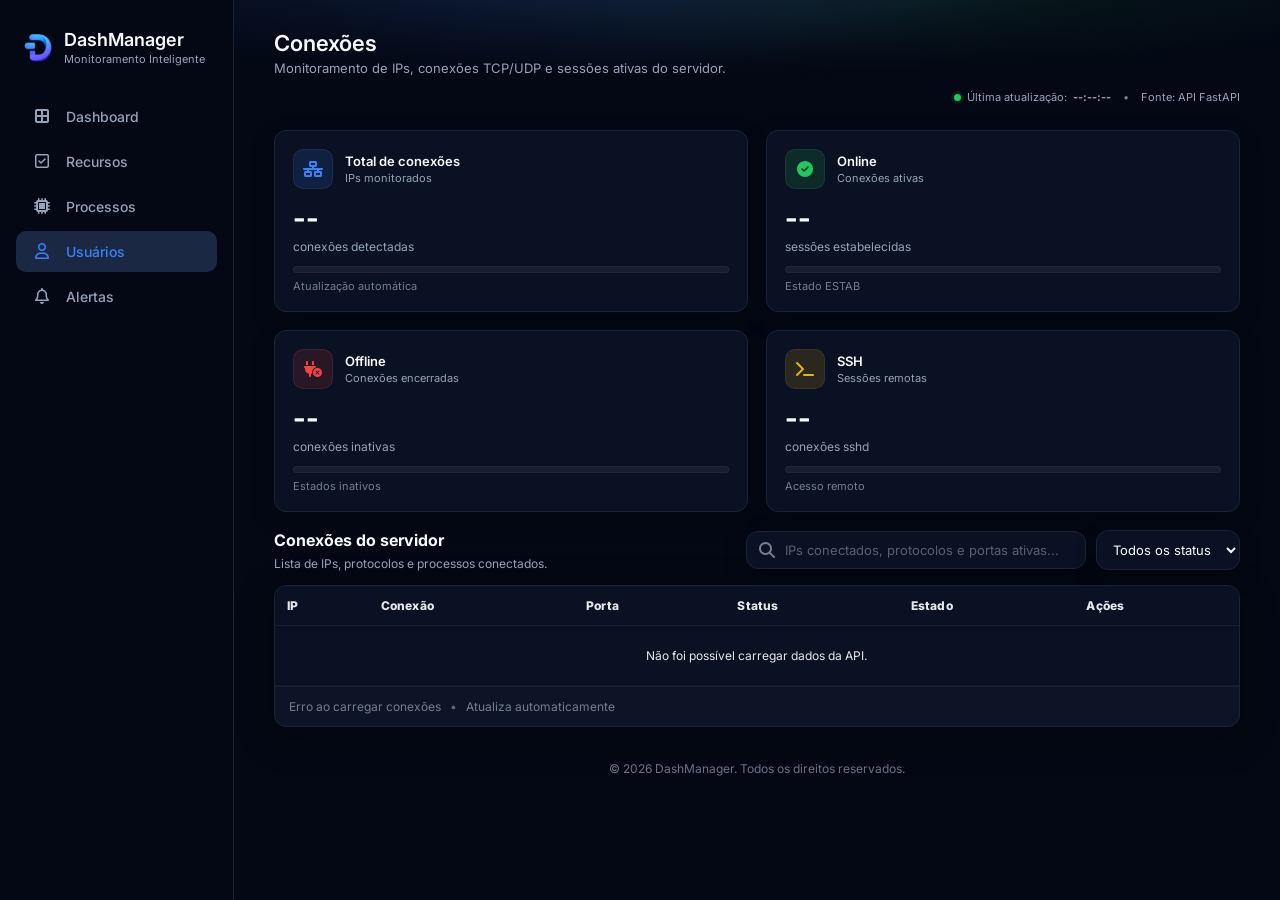
<file: Frontend/Dash-Manager/Pages/pg-usuarios.html>
<!DOCTYPE html>
<html lang="pt-BR">

<head>
  <meta charset="UTF-8" />
  <meta
    name="viewport"
    content="width=device-width, initial-scale=1.0"
  />

  <title>Usuários | DashManager</title>

  <link
    rel="preconnect"
    href="https://fonts.googleapis.com"
  />

  <link
    rel="preconnect"
    href="https://fonts.gstatic.com"
    crossorigin
  />

  <link
    href="https://fonts.googleapis.com/css2?family=Inter:wght@400;500;600;700&display=swap"
    rel="stylesheet"
  />

  <link
    rel="stylesheet"
    href="https://cdnjs.cloudflare.com/ajax/libs/font-awesome/6.5.0/css/all.min.css"
  />

  <link
    rel="stylesheet"
    href="../Styles/pg-usuarios.css"
  />

  <link
    rel="icon"
    type="image/x-icon"
    href="../Images/icondashmanager.ico"
  />
</head>

<body>

  <!-- SIDEBAR -->
  <aside class="sidebar">

    <div class="logo-container">

      <div class="logo-icon">
        <img
          src="../Images/dash-manager-logo.png"
          alt="Logo DashManager"
        />
      </div>

      <div class="logo-text">
        <h1>DashManager</h1>
        <p>Monitoramento Inteligente</p>
      </div>

    </div>

    <nav class="nav-menu">

      <a
        href="pg-inicial.html"
        class="nav-item"
      >
        <i class="fa-solid fa-border-all"></i>
        Dashboard
      </a>

      <a
        href="pg-recursos.html"
        class="nav-item"
      >
        <i class="fa-regular fa-square-check"></i>
        Recursos
      </a>

      <a
        href="pg-processos.html"
        class="nav-item"
      >
        <i class="fa-solid fa-microchip"></i>
        Processos
      </a>

      <a
        href="pg-usuarios.html"
        class="nav-item active"
      >
        <i class="fa-regular fa-user"></i>
        Usuários
      </a>

      <a
        href="pg-alertas.html"
        class="nav-item"
      >
        <i class="fa-regular fa-bell"></i>
        Alertas
      </a>

    </nav>

  </aside>

  <!-- MAIN -->
  <main class="main-content">

    <header class="header">

      <div class="page-title">

        <h1>Conexões</h1>

        <p>
          Monitoramento de IPs,
          conexões TCP/UDP
          e sessões ativas
          do servidor.
        </p>

      </div>

    </header>

    <!-- LAST UPDATE -->
    <div class="last-update">

      <span class="dot"></span>

      <span>
        Última atualização:
      </span>

      <strong id="lastUpdate">
        --:--:--
      </strong>

      <span class="sep">•</span>

      <span>
        Fonte: API FastAPI
      </span>

    </div>

    <!-- KPI CARDS -->
    <section
      class="kpi-grid"
      aria-label="Indicadores principais"
    >

      <!-- TOTAL -->
      <article class="kpi-card">

        <div class="kpi-top">

          <div class="kpi-icon blue">
            <i class="fa-solid fa-network-wired"></i>
          </div>

          <div class="kpi-meta">
            <h3>Total de conexões</h3>
            <p>IPs monitorados</p>
          </div>

        </div>

        <div class="kpi-value">

          <span id="totalUsuarios">
            —
          </span>

          <small class="kpi-sub">
            conexões detectadas
          </small>

        </div>

        <div class="kpi-progress">

          <div class="bar">
            <div
              class="fill blue"
              id="barTotalUsuarios"
              style="width:0%"
            ></div>
          </div>

          <span class="hint">
            Atualização automática
          </span>

        </div>

      </article>

      <!-- ONLINE -->
      <article class="kpi-card">

        <div class="kpi-top">

          <div class="kpi-icon green">
            <i class="fa-solid fa-circle-check"></i>
          </div>

          <div class="kpi-meta">
            <h3>Online</h3>
            <p>Conexões ativas</p>
          </div>

        </div>

        <div class="kpi-value">

          <span id="usuariosOnline">
            —
          </span>

          <small class="kpi-sub">
            sessões estabelecidas
          </small>

        </div>

        <div class="kpi-progress">

          <div class="bar">
            <div
              class="fill green"
              id="barUsuariosOnline"
              style="width:0%"
            ></div>
          </div>

          <span class="hint">
            Estado ESTAB
          </span>

        </div>

      </article>

      <!-- OFFLINE -->
      <article class="kpi-card">

        <div class="kpi-top">

          <div class="kpi-icon danger">
            <i class="fa-solid fa-plug-circle-xmark"></i>
          </div>

          <div class="kpi-meta">
            <h3>Offline</h3>
            <p>Conexões encerradas</p>
          </div>

        </div>

        <div class="kpi-value">

          <span id="usuariosOffline">
            —
          </span>

          <small class="kpi-sub">
            conexões inativas
          </small>

        </div>

        <div class="kpi-progress">

          <div class="bar">
            <div
              class="fill danger"
              id="barUsuariosOffline"
              style="width:0%"
            ></div>
          </div>

          <span class="hint">
            Estados inativos
          </span>

        </div>

      </article>

      <!-- SSH -->
      <article class="kpi-card">

        <div class="kpi-top">

          <div class="kpi-icon yellow">
            <i class="fa-solid fa-terminal"></i>
          </div>

          <div class="kpi-meta">
            <h3>SSH</h3>
            <p>Sessões remotas</p>
          </div>

        </div>

        <div class="kpi-value">

          <span id="totalAdmins">
            —
          </span>

          <small class="kpi-sub">
            conexões sshd
          </small>

        </div>

        <div class="kpi-progress">

          <div class="bar">
            <div
              class="fill yellow"
              id="barTotalAdmins"
              style="width:0%"
            ></div>
          </div>

          <span class="hint">
            Acesso remoto
          </span>

        </div>

      </article>

    </section>

    <!-- TABELA -->
    <section class="table-wrap">

      <div class="table-header">

        <div class="table-title">

          <h3>
            Conexões do servidor
          </h3>

          <p>
            Lista de IPs,
            protocolos e
            processos conectados.
          </p>

        </div>

        <div class="table-controls">

          <!-- SEARCH -->
          <div class="control">

            <i class="fa-solid fa-magnifying-glass"></i>

            <input
              type="text"
              id="searchInput"
              placeholder="IPs conectados, protocolos e portas ativas..."
            />

          </div>

          <!-- FILTER -->
          <select
            id="filterStatus"
            class="select"
          >

            <option value="todos">
              Todos os status
            </option>

            <option value="online">
              Online
            </option>

            <option value="offline">
              Offline
            </option>

          </select>

        </div>

      </div>

      <!-- TABLE -->
      <div class="table-card">

        <div class="table-scroll">

          <table
            class="data-table"
            id="usersTable"
          >

            <thead>

              <tr>

                <th>IP</th>

                <th>
                  Conexão
                </th>

                <th>
                  Porta
                </th>

                <th>
                  Status
                </th>

                <th>
                  Estado
                </th>

                <th>
                  Ações
                </th>

              </tr>

            </thead>

            <tbody id="usersTableBody">

              <tr>

                <td
                  colspan="6"
                  class="loading"
                >

                  Carregando conexões...

                </td>

              </tr>

            </tbody>

          </table>

        </div>

        <div class="table-footer">

          <div class="rows-info">

            <span id="tableInfo">
              Carregando...
            </span>

            <span class="sep">•</span>

            <span>
              Atualiza automaticamente
            </span>

          </div>

        </div>

      </div>

    </section>

    <!-- FOOTER -->
    <footer class="footer">

      <span>
        © 2026 DashManager.
        Todos os direitos reservados.
      </span>

    </footer>

  </main>

  <script
    defer
    src="../Scripts/pg-usuarios.js"
  ></script>

</body>
</html>
</file>
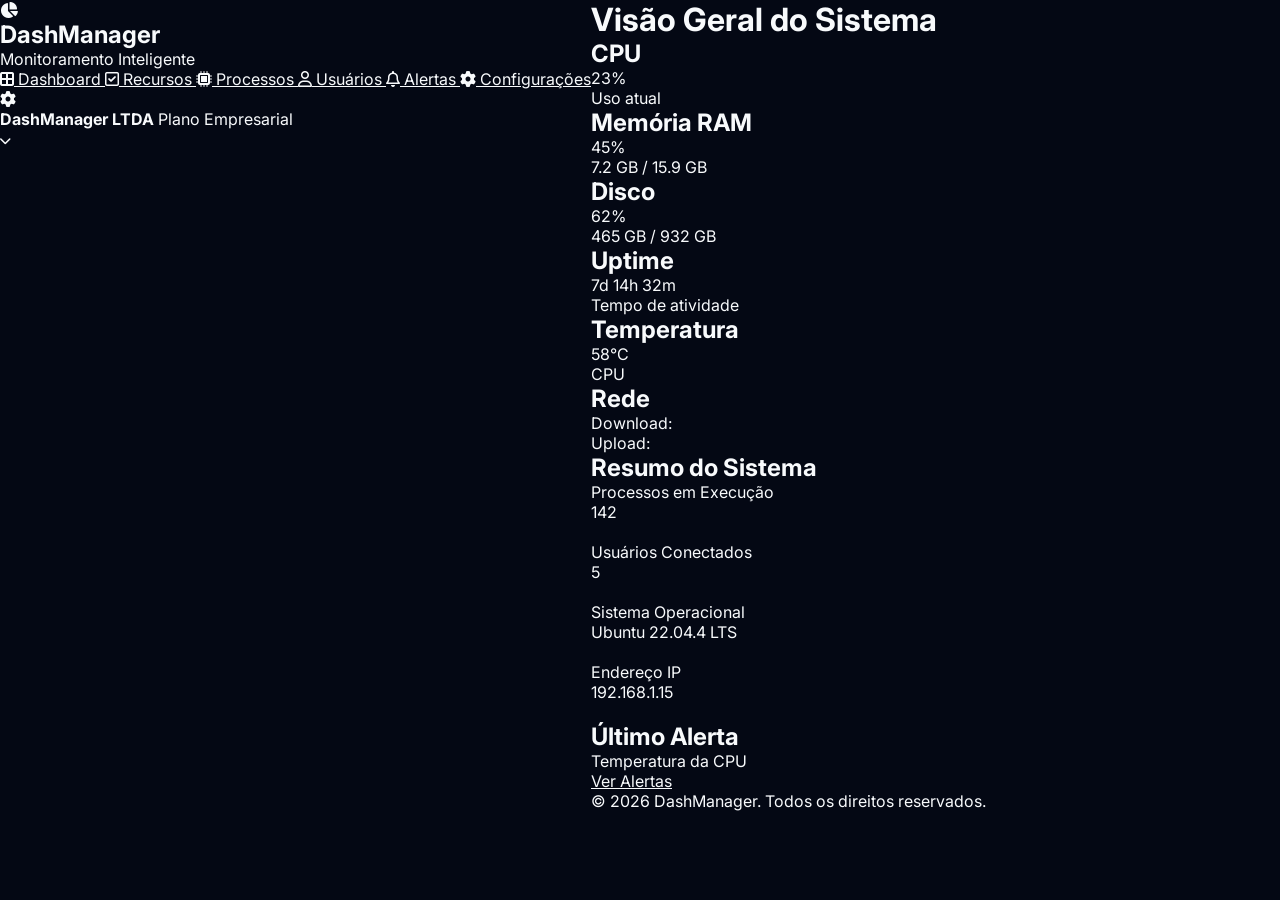
<file: frontend/dash_manager/Pages/pg-inicial.html>
<!DOCTYPE html>
<html lang="pt-BR">
<head>
    <meta charset="UTF-8">
    <meta name="viewport" content="width=device-width, initial-scale=1.0">
    <title>Página Inicial</title>
    <link href="https://fonts.googleapis.com/css2?family=Inter:wght@400;500;600;700&display=swap" rel="stylesheet">
    <link href="https://cdnjs.cloudflare.com/ajax/libs/font-awesome/6.0.0/css/all.min.css" rel="stylesheet">
    <link rel="stylesheet" href="../styles/pg_inicial.css">
</head>
<body>
    <!-- SIDEBAR (MENU LATERAL) -->
    <aside class="sidebar">
        <div class="logo-container">
            <div class="logo-icon"><i class="fa-solid fa-chart-pie"></i></div>
            <div class="logo-text">
                <h2>DashManager</h2>
                <p>Monitoramento Inteligente</p>
            </div>
        </div>
        
        <nav class="nav-menu">
            <a href="pg_inicial.html" class="nav_ativo">
                <i class="fa-solid fa-border-all"></i> Dashboard
            </a>
            <a href="#" class="nav-item">
                <i class="fa-regular fa-square-check"></i> Recursos
            </a>
            <a href="#" class="nav-item">
                <i class="fa-solid fa-microchip"></i> Processos
            </a>
            <a href="#" class="nav-item">
                <i class="fa-regular fa-user"></i> Usuários
            </a>
            <!-- MENU ALERTAS ATIVO AQUI -->
            <a href="pg_alertas.html" class="nav-item">
                <i class="fa-regular fa-bell"></i> Alertas
            </a>
            <a href="#" class="nav-item">
                <i class="fa-solid fa-gear"></i> Configurações
            </a>
        </nav>

        <div class="user-profile">
            <i class="fa-solid fa-gear"></i>
            <div>
                <strong>DashManager LTDA</strong>
                <span>Plano Empresarial</span>
            </div>
            <i class="fa-solid fa-chevron-down" style="margin-left: auto; font-size: 12px; color: var(--text-secondary);"></i>
        </div>
    </aside>

    <main class="main-content">
        <header class="main-header">
            <h1>Visão Geral do Sistema</h1>
        </header>

        <section class="container">
            <div class="card">
                <h2>CPU</h2>
                <p>23%</p>
                <p>Uso atual</p>
            </div>
            <div class="card">
                <h2>Memória RAM</h2>
                <p>45%</p>
                <p>7.2 GB / 15.9 GB</p>
            </div>
            <div class="card">
                <h2>Disco</h2>
                <p>62%</p>
                <p>465 GB / 932 GB</p>
            </div>
            <div class="card">
                <h2>Uptime</h2>
                <p>7d 14h 32m</p>
                <p>Tempo de atividade</p>
            </div>
            <div class="card">
                <h2>Temperatura</h2>
                <p>58°C</p>
                <p>CPU</p>
            </div>
        </section>

        <section class="container_2">
            <div class="card">
                <h2>Rede</h2>
                <p>Download:</p>
                <p class="download"></p>
                <p>Upload:</p>
                <p class="upload"></p>
            </div>

            <div class="card">
                <h2>Resumo do Sistema</h2>
                <span class="resumo">Processos em Execução <p>142</p></span><br>
                <span class="resumo">Usuários Conectados <p>5</p></span><br>
                <span class="resumo">Sistema Operacional <p>Ubuntu 22.04.4 LTS</p></span><br>
                <span class="resumo">Endereço IP <p>192.168.1.15</p></span><br>
            </div>

            <div class="card">
                <h2>Último Alerta</h2>
                <p>Temperatura da CPU</p>
                <a href="pg_alertas.html" class="ver-alertas">Ver Alertas</a>
            </div>
        </section>
        <p class="">© 2026 DashManager. Todos os direitos reservados.</p>
    </main>
</body>
</file>
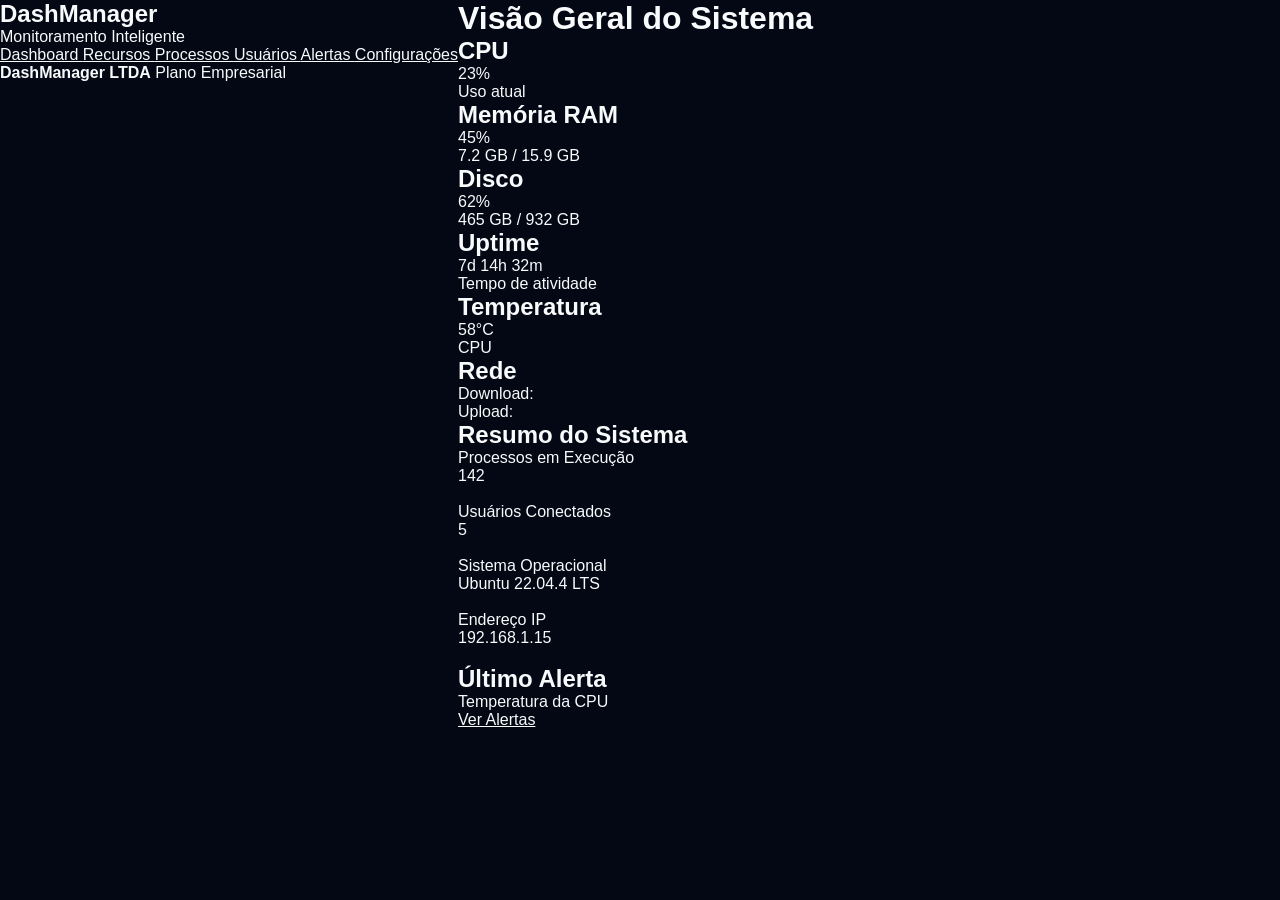
<file: frontend/dash_manager/pages/pg_inicial.html>
<!DOCTYPE html>
<html lang="pt-BR">
<head>
    <meta charset="UTF-8">
    <meta name="viewport" content="width=device-width, initial-scale=1.0">
    <title>Página Inicial</title>
    <link rel="stylesheet" href="../styles/pg_inicial.css">
</head>
<body>
    <!-- SIDEBAR (MENU LATERAL) -->
    <aside class="sidebar">
        <div class="logo-container">
            <div class="logo-icon"><i class="fa-solid fa-chart-pie"></i></div>
            <div class="logo-text">
                <h2>DashManager</h2>
                <p>Monitoramento Inteligente</p>
            </div>
        </div>
        
        <nav class="nav-menu">
            <a href="pg_inicial.html" class="nav_ativo">
                <i class="fa-solid fa-border-all"></i> Dashboard
            </a>
            <a href="#" class="nav-item">
                <i class="fa-regular fa-square-check"></i> Recursos
            </a>
            <a href="#" class="nav-item">
                <i class="fa-solid fa-microchip"></i> Processos
            </a>
            <a href="#" class="nav-item">
                <i class="fa-regular fa-user"></i> Usuários
            </a>
            <!-- MENU ALERTAS ATIVO AQUI -->
            <a href="pg_alertas.html" class="nav-item">
                <i class="fa-regular fa-bell"></i> Alertas
            </a>
            <a href="#" class="nav-item">
                <i class="fa-solid fa-gear"></i> Configurações
            </a>
        </nav>

        <div class="user-profile">
            <i class="fa-solid fa-gear"></i>
            <div>
                <strong>DashManager LTDA</strong>
                <span>Plano Empresarial</span>
            </div>
            <i class="fa-solid fa-chevron-down" style="margin-left: auto; font-size: 12px; color: var(--text-secondary);"></i>
        </div>
    </aside>

    <main class="main-content">
        <header class="main-header">
            <h1>Visão Geral do Sistema</h1>
        </header>

        <section class="container">
            <div class="card">
                <h2>CPU</h2>
                <p>23%</p>
                <p>Uso atual</p>
            </div>
            <div class="card">
                <h2>Memória RAM</h2>
                <p>45%</p>
                <p>7.2 GB / 15.9 GB</p>
            </div>
            <div class="card">
                <h2>Disco</h2>
                <p>62%</p>
                <p>465 GB / 932 GB</p>
            </div>
            <div class="card">
                <h2>Uptime</h2>
                <p>7d 14h 32m</p>
                <p>Tempo de atividade</p>
            </div>
            <div class="card">
                <h2>Temperatura</h2>
                <p>58°C</p>
                <p>CPU</p>
            </div>
        </section>

        <section class="container_2">
            <div class="card">
                <h2>Rede</h2>
                <p>Download:</p>
                <p class="download"></p>
                <p>Upload:</p>
                <p class="upload"></p>
            </div>

            <div class="card">
                <h2>Resumo do Sistema</h2>
                <span class="resumo">Processos em Execução <p>142</p></span><br>
                <span class="resumo">Usuários Conectados <p>5</p></span><br>
                <span class="resumo">Sistema Operacional <p>Ubuntu 22.04.4 LTS</p></span><br>
                <span class="resumo">Endereço IP <p>192.168.1.15</p></span><br>
            </div>

            <div class="card">
                <h2>Último Alerta</h2>
                <p>Temperatura da CPU</p>
                <a href="pg_alertas.html" class="ver-alertas">Ver Alertas</a>
            </div>
</file>
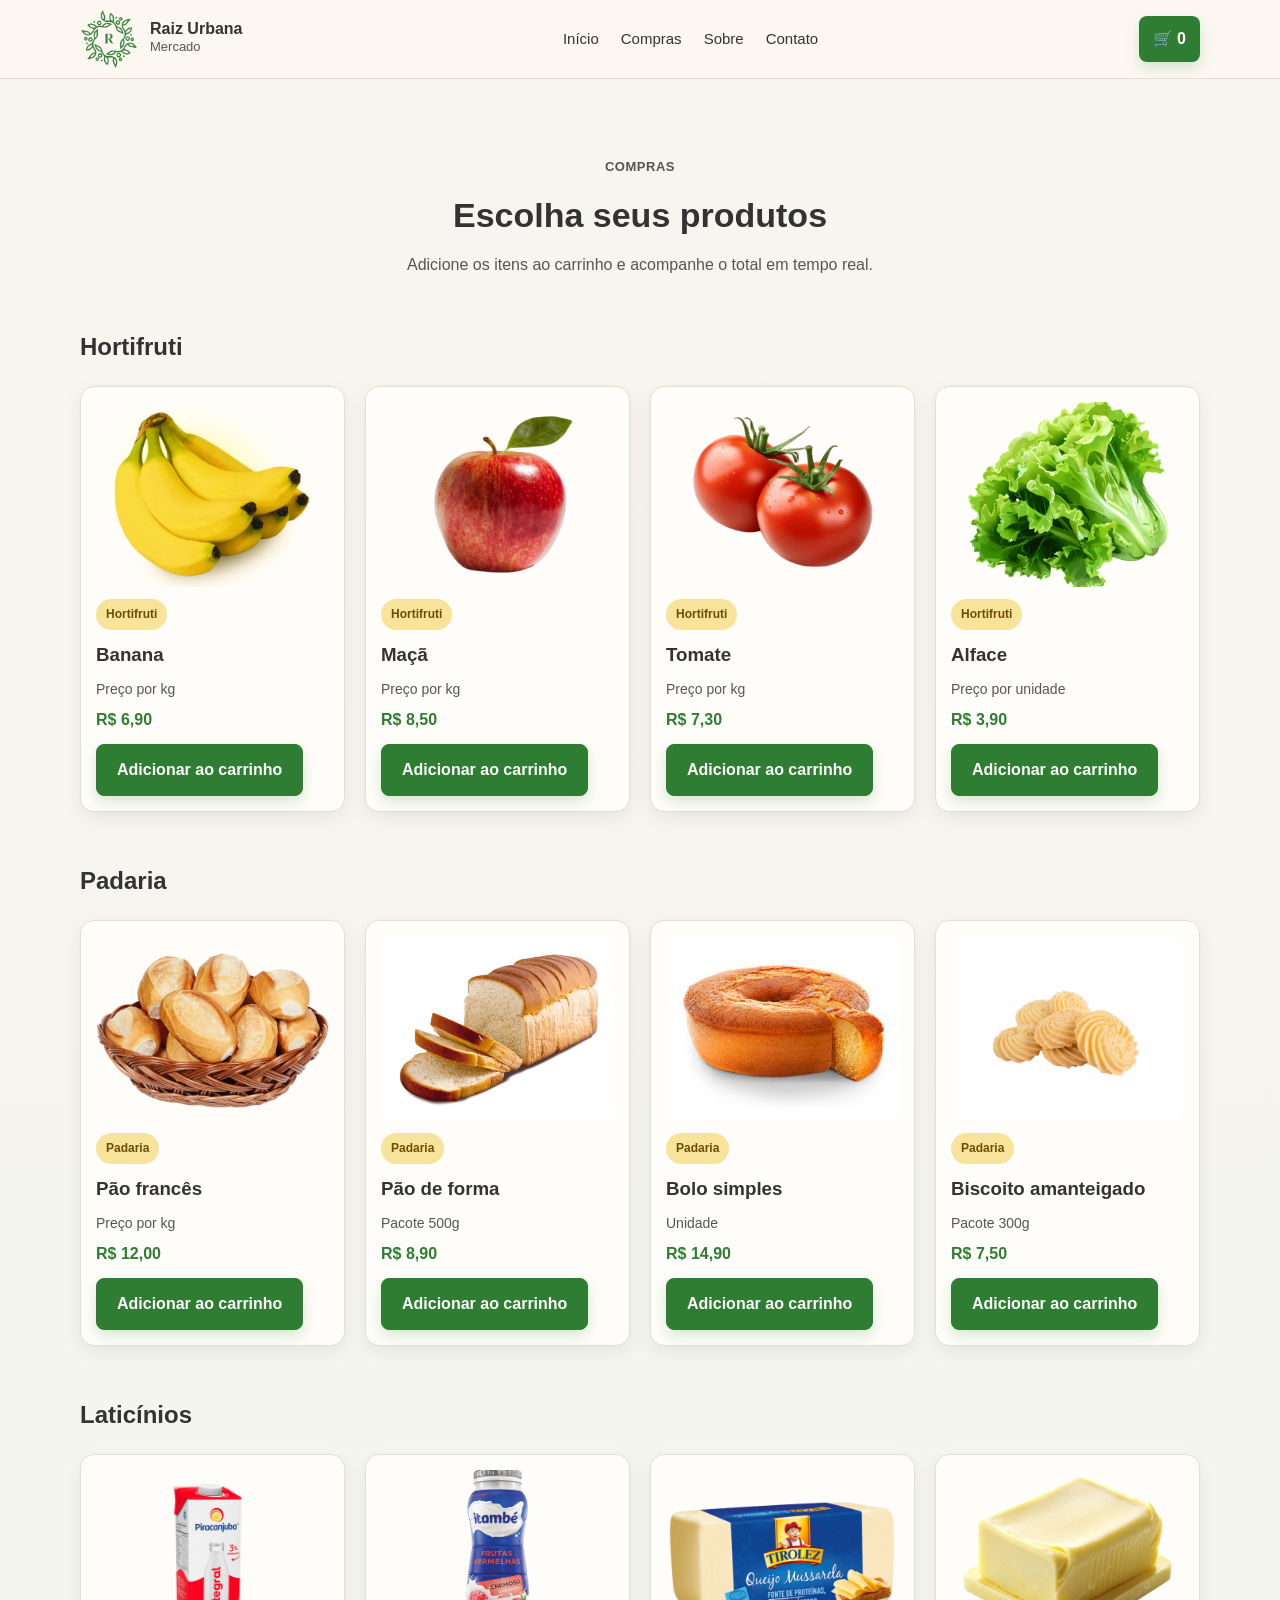
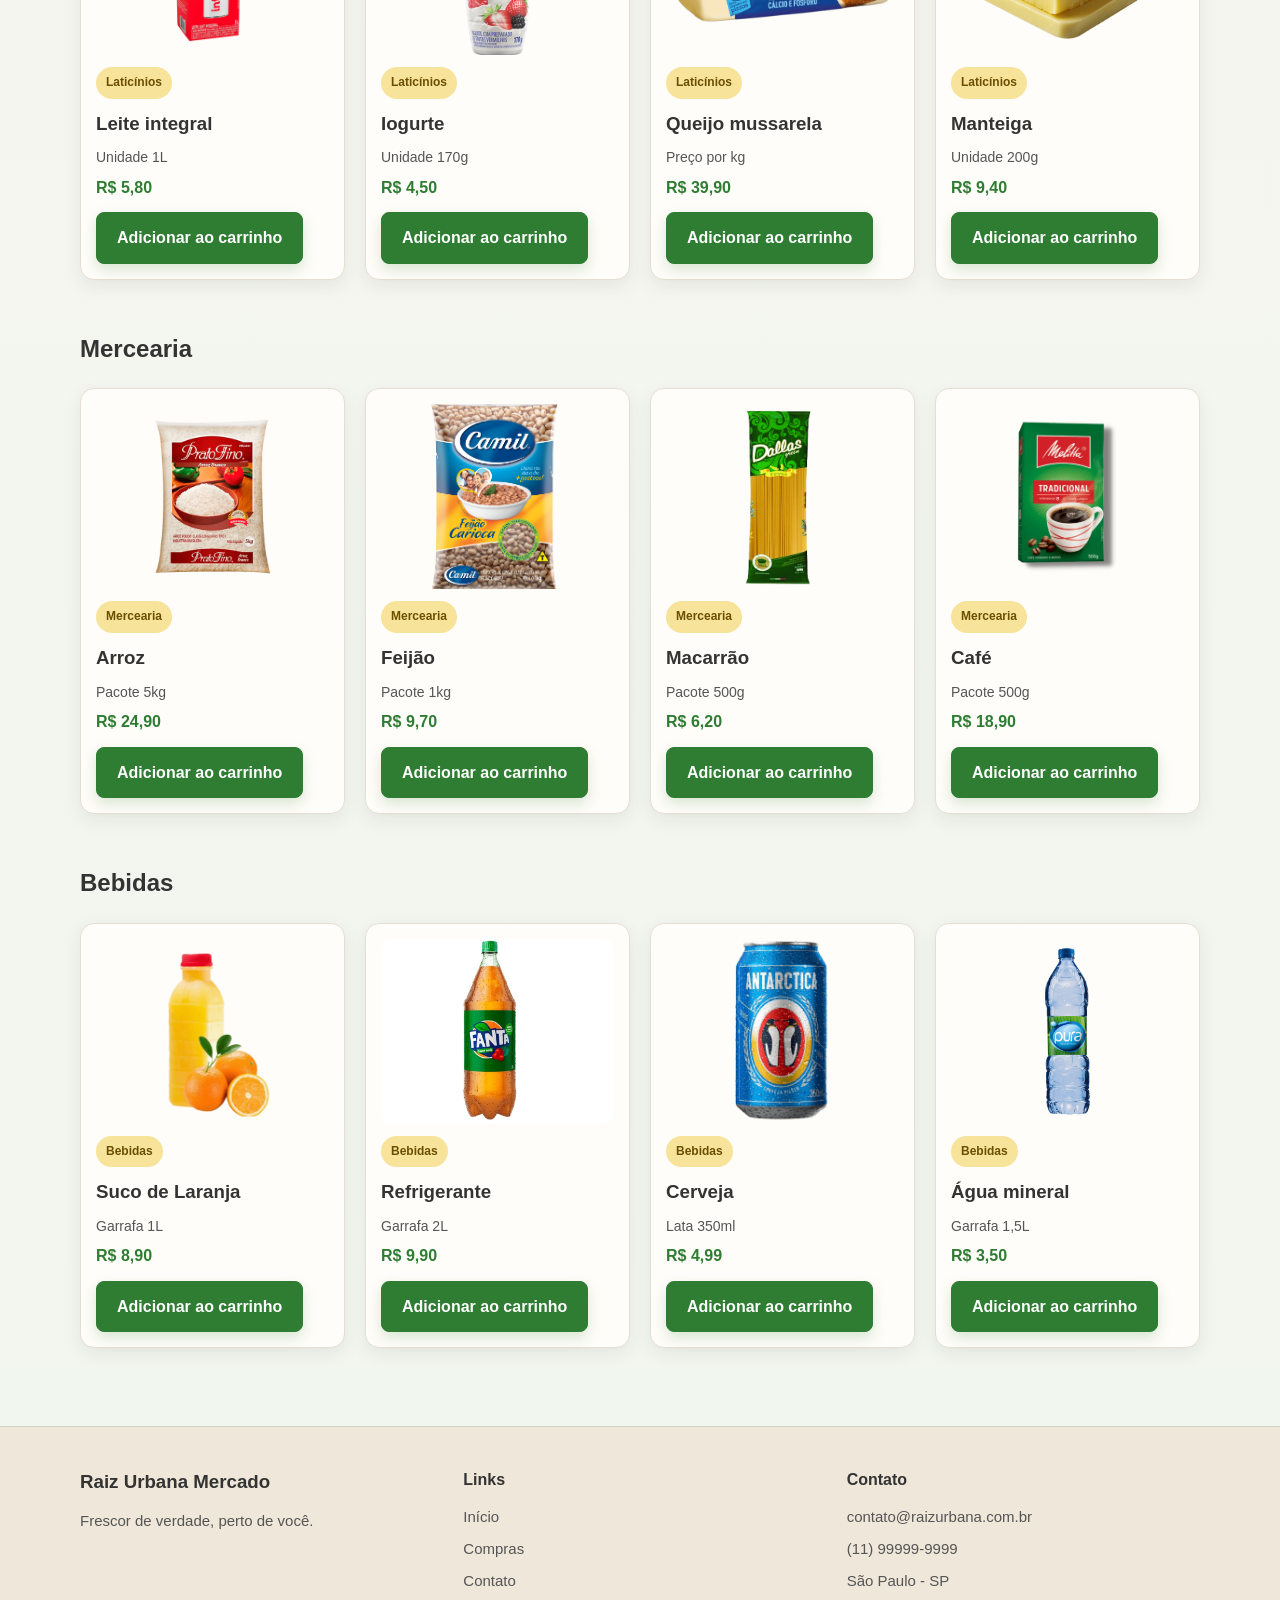
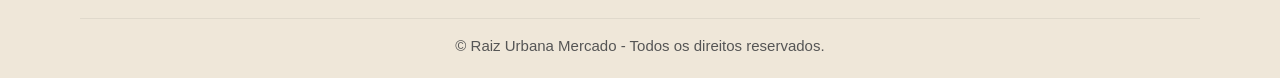
<file: frontend/Raiz Urbana Mercado/Pages/compras.html>
<!DOCTYPE html><!DOCTYPE htmlR">
<head>
  <meta charset="UTF-8" />
  <meta name="viewport" content="width=device-width, initial-scale=1.0" />
  <title>Compras | Raiz Urbana Mercado</title>
  <meta
    name="description"
    content="Página de compras da Raiz Urbana Mercado."
  />
  <link rel="stylesheet" href="../Styles/style.css" />
  <link rel="icon" type="image/png" href="../Logos/Logo.png">
  <link rel="shortcut icon" href="../Logos/Logo.png">
  <link rel="apple-touch-icon" href="../Logos/Logo.png">

</head>
<body>
  <header class="header">
    <div class="container header-content">
      <a href="index.html" class="logo">
  <img
    src="../Logos/Logo.png"
    alt="Logo Raiz Urbana Mercado"
    class="logo-image"
  />
  <div class="logo-text">
    <strong>Raiz Urbana</strong>
    <span>Mercado</span>
  </div>
</a>

      <nav class="nav" id="nav">
        <a href="index.html">Início</a>
        <a href="compras.html">Compras</a>
        <a href="index.html#sobre">Sobre</a>
        <a href="index.html#contato">Contato</a>
      </nav>

      <div class="header-actions">
        <button class="cart-button" id="cart-toggle" aria-label="Abrir carrinho">
          🛒 <span id="cart-count">0</span>
        </button>

        <button class="menu-btn" id="menu-btn" aria-label="Abrir menu">
          ☰
        </button>
      </div>
    </div>
  </header>

  
<!-- Carrinho -->
<aside class="cart-sidebar" id="cart-sidebar">
  <div class="cart-header">
    <h3>Seu carrinho</h3>
    <button class="close-cart" id="close-cart" aria-label="Fechar carrinho">✕</button>
  </div>

  <div class="cart-items" id="cart-items">
    <p class="empty-cart">Seu carrinho está vazio.</p>
  </div>

  <div class="cart-footer">
    <p><strong>Total:</strong> R$ <span id="cart-total">0,00</span></p>
    <div class="cart-footer-buttons">
      <button class="btn btn-secondary full-width" id="clear-cart">Limpar carrinho</button>
      <button class="btn btn-primary full-width" id="checkout-btn">Finalizar compra</button>
    </div>
  </div>
</aside>

<div class="overlay" id="overlay"></div>

<!-- Modal de checkout -->
<div class="checkout-modal" id="checkout-modal">
  <div class="checkout-box">
    <div class="checkout-header">
      <h3 id="checkout-title">Finalizar compra</h3>
      <button id="close-checkout" aria-label="Fechar checkout">✕</button>
    </div>

    <form id="checkout-form" class="checkout-form">
      <label for="cliente-nome">Nome completo</label>
      <input type="text" id="cliente-nome" placeholder="Digite seu nome completo" required />

      <label for="cliente-cpf">CPF</label>
      <input type="text" id="cliente-cpf" placeholder="000.000.000-00" maxlength="14" required />

      <label for="cliente-endereco">Endereço</label>
      <input type="text" id="cliente-endereco" placeholder="Digite seu endereço" required />

      <label for="cliente-pagamento">Forma de pagamento</label>
      <select id="cliente-pagamento" required>
        <option value="">Selecione</option>
        <option value="Pix">Pix</option>
        <option value="Cartão de crédito">Cartão de crédito</option>
        <option value="Cartão de débito">Cartão de débito</option>
      </select>

      <button type="submit" class="btn btn-primary full-width">Confirmar pedido</button>
    </form>

    <div class="invoice-box" id="invoice-box"></div>
    <p class="checkout-message" id="checkout-message"></p>
  </div>
</div>


  <main>
    <section class="section products-section">
      <div class="container">
        <div class="section-title">
          <p class="tag">Compras</p>
          <h2>Escolha seus produtos</h2>
          <p>Adicione os itens ao carrinho e acompanhe o total em tempo real.</p>
        </div>

        <!-- HORTIFRUTI -->
        <div class="category-block">
          <h3 class="category-title">Hortifruti</h3>
          <div class="product-grid">
            <div class="product-card">
              <img src="../Images/banana.png" alt="Banana" />
              <span class="product-badge">Hortifruti</span>
              <h3>Banana</h3>
              <p class="product-unit">Preço por kg</p>
              <p class="price">R$ 6,90</p>
              <button class="btn btn-primary add-to-cart"
                data-id="banana"
                data-name="Banana"
                data-price="6.90"
                data-image="../Images/banana.png"
                data-unit="kg">
                Adicionar ao carrinho
              </button>
            </div>

            <div class="product-card">
              <img src="../Images/maca.webp" alt="Maçã" />
              <span class="product-badge">Hortifruti</span>
              <h3>Maçã</h3>
              <p class="product-unit">Preço por kg</p>
              <p class="price">R$ 8,50</p>
              <button class="btn btn-primary add-to-cart"
                data-id="maca"
                data-name="Maçã"
                data-price="8.50"
                data-image="../Images/maca.webp"
                data-unit="kg">
                Adicionar ao carrinho
              </button>
            </div>

            <div class="product-card">
              <img src="../Images/tomate.webp" alt="Tomate" />
              <span class="product-badge">Hortifruti</span>
              <h3>Tomate</h3>
              <p class="product-unit">Preço por kg</p>
              <p class="price">R$ 7,30</p>
              <button class="btn btn-primary add-to-cart"
                data-id="tomate"
                data-name="Tomate"
                data-price="7.30"
                data-image="../Images/tomate.webp"
                data-unit="kg">
                Adicionar ao carrinho
              </button>
            </div>

            <div class="product-card">
              <img src="../Images/alface.png" alt="Alface" />
              <span class="product-badge">Hortifruti</span>
              <h3>Alface</h3>
              <p class="product-unit">Preço por unidade</p>
              <p class="price">R$ 3,90</p>
              <button class="btn btn-primary add-to-cart"
                data-id="alface"
                data-name="Alface"
                data-price="3.90"
                data-image="../Images/alface.png"
                data-unit="unidade">
                Adicionar ao carrinho
              </button>
            </div>
          </div>
        </div>

        <!-- PADARIA -->
<div class="category-block">
  <h3 class="category-title">Padaria</h3>

  <div class="product-grid">
    <div class="product-card">
      <img src="../Images/pao.webp" alt="Pão francês" />
      <span class="product-badge">Padaria</span>
      <h3>Pão francês</h3>
      <p class="product-unit">Preço por kg</p>
      <p class="price">R$ 12,00</p>
      <button
        class="btn btn-primary add-to-cart"
        data-id="pao"
        data-name="Pão francês"
        data-price="12.00"
        data-image="../Images/pao.webp"
        data-unit="kg"
      >
        Adicionar ao carrinho
      </button>
    </div>

    <div class="product-card">
      <img src="../Images/pao-forma.jpg" alt="Pão de forma" />
      <span class="product-badge">Padaria</span>
      <h3>Pão de forma</h3>
      <p class="product-unit">Pacote 500g</p>
      <p class="price">R$ 8,90</p>
      <button
        class="btn btn-primary add-to-cart"
        data-id="pao-forma"
        data-name="Pão de forma 500g"
        data-price="8.90"
        data-image="../Images/pao-forma.jpg"
        data-unit="pacote"
      >
        Adicionar ao carrinho
      </button>
    </div>

    <div class="product-card">
      <img src="../Images/bolo.jpeg" alt="Bolo simples" />
      <span class="product-badge">Padaria</span>
      <h3>Bolo simples</h3>
      <p class="product-unit">Unidade</p>
      <p class="price">R$ 14,90</p>
      <button
        class="btn btn-primary add-to-cart"
        data-id="bolo"
        data-name="Bolo simples"
        data-price="14.90"
        data-image="../Images/bolo.jpeg"
        data-unit="unidade"
      >
        Adicionar ao carrinho
      </button>
    </div>

    <div class="product-card">
      <img src="../Images/biscoito.png" alt="Biscoito amanteigado" />
      <span class="product-badge">Padaria</span>
      <h3>Biscoito amanteigado</h3>
      <p class="product-unit">Pacote 300g</p>
      <p class="price">R$ 7,50</p>
      <button
        class="btn btn-primary add-to-cart"
        data-id="biscoito"
        data-name="Biscoito amanteigado 300g"
        data-price="7.50"
        data-image="../Images/biscoito.png"
        data-unit="pacote"
      >
        Adicionar ao carrinho
      </button>
    </div>
  </div>
</div>

        <!-- LATICÍNIOS -->
        <div class="category-block">
          <h3 class="category-title">Laticínios</h3>
          <div class="product-grid">
            <div class="product-card">
              <img src="../Images/leite.webp" alt="Leite integral" />
              <span class="product-badge">Laticínios</span>
              <h3>Leite integral</h3>
              <p class="product-unit">Unidade 1L</p>
              <p class="price">R$ 5,80</p>
              <button class="btn btn-primary add-to-cart"
                data-id="leite"
                data-name="Leite integral 1L"
                data-price="5.80"
                data-image="../Images/leite.webp"
                data-unit="unidade">
                Adicionar ao carrinho
              </button>
            </div>

            <div class="product-card">
              <img src="../Images/iogurte.png" alt="Iogurte" />
              <span class="product-badge">Laticínios</span>
              <h3>Iogurte</h3>
              <p class="product-unit">Unidade 170g</p>
              <p class="price">R$ 4,50</p>
              <button class="btn btn-primary add-to-cart"
                data-id="iogurte"
                data-name="Iogurte 170g"
                data-price="4.50"
                data-image="../Images/iogurte.png"
                data-unit="unidade">
                Adicionar ao carrinho
              </button>
            </div>

            <div class="product-card">
              <img src="../Images/queijo.png" alt="Queijo mussarela" />
              <span class="product-badge">Laticínios</span>
              <h3>Queijo mussarela</h3>
              <p class="product-unit">Preço por kg</p>
              <p class="price">R$ 39,90</p>
              <button class="btn btn-primary add-to-cart"
                data-id="queijo"
                data-name="Queijo mussarela"
                data-price="39.90"
                data-image="../Images/queijo.png"
                data-unit="kg">
                Adicionar ao carrinho
              </button>
            </div>

            <div class="product-card">
              <img src="../Images/manteiga.png" alt="Manteiga" />
              <span class="product-badge">Laticínios</span>
              <h3>Manteiga</h3>
              <p class="product-unit">Unidade 200g</p>
              <p class="price">R$ 9,40</p>
              <button class="btn btn-primary add-to-cart"
                data-id="manteiga"
                data-name="Manteiga 200g"
                data-price="9.40"
                data-image="../Images/manteiga.png"
                data-unit="unidade">
                Adicionar ao carrinho
              </button>
            </div>
          </div>
        </div>

        
<!-- MERCEARIA -->
<div class="category-block">
  <h3 class="category-title">Mercearia</h3>

  <div class="product-grid">
    <div class="product-card">
      <img src="../Images/arroz.png" alt="Arroz" />
      <span class="product-badge">Mercearia</span>
      <h3>Arroz</h3>
      <p class="product-unit">Pacote 5kg</p>
      <p class="price">R$ 24,90</p>
      <button
        class="btn btn-primary add-to-cart"
        data-id="arroz"
        data-name="Arroz 5kg"
        data-price="24.90"
        data-image="../Images/arroz.png"
        data-unit="pacote"
      >
        Adicionar ao carrinho
      </button>
    </div>

    <div class="product-card">
      <img src="../Images/feijao.png" alt="Feijão" />
      <span class="product-badge">Mercearia</span>
      <h3>Feijão</h3>
      <p class="product-unit">Pacote 1kg</p>
      <p class="price">R$ 9,70</p>
      <button
        class="btn btn-primary add-to-cart"
        data-id="feijao"
        data-name="Feijão 1kg"
        data-price="9.70"
        data-image="../Images/feijao.png"
        data-unit="pacote"
      >
        Adicionar ao carrinho
      </button>
    </div>

    <div class="product-card">
      <img src="../Images/macarrao.png" alt="Macarrão" />
      <span class="product-badge">Mercearia</span>
      <h3>Macarrão</h3>
      <p class="product-unit">Pacote 500g</p>
      <p class="price">R$ 6,20</p>
      <button
        class="btn btn-primary add-to-cart"
        data-id="macarrao"
        data-name="Macarrão 500g"
        data-price="6.20"
        data-image="../Images/macarrao.png"
        data-unit="pacote"
      >
        Adicionar ao carrinho
      </button>
    </div>

    <div class="product-card">
      <img src="../Images/cafe.webp" alt="Café" />
      <span class="product-badge">Mercearia</span>
      <h3>Café</h3>
      <p class="product-unit">Pacote 500g</p>
      <p class="price">R$ 18,90</p>
      <button
        class="btn btn-primary add-to-cart"
        data-id="cafe"
        data-name="Café 500g"
        data-price="18.90"
        data-image="../Images/cafe.webp"
        data-unit="pacote"
      >
        Adicionar ao carrinho
      </button>
    </div>
  </div>
</div>


        <!-- BEBIDAS -->
<div class="category-block">
  <h3 class="category-title">Bebidas</h3>

  <div class="product-grid">
    <div class="product-card">
      <img src="../Images/suco.png" alt="Suco de Laranja" />
      <span class="product-badge">Bebidas</span>
      <h3>Suco de Laranja</h3>
      <p class="product-unit">Garrafa 1L</p>
      <p class="price">R$ 8,90</p>
      <button
        class="btn btn-primary add-to-cart"
        data-id="suco-laranja"
        data-name="Suco de Laranja 1L"
        data-price="8.90"
        data-image="../Images/suco.png"
        data-unit="garrafa"
      >
        Adicionar ao carrinho
      </button>
    </div>

    <div class="product-card">
      <img src="../Images/refrigerante.webp" alt="Refrigerante" />
      <span class="product-badge">Bebidas</span>
      <h3>Refrigerante</h3>
      <p class="product-unit">Garrafa 2L</p>
      <p class="price">R$ 9,90</p>
      <button
        class="btn btn-primary add-to-cart"
        data-id="refrigerante"
        data-name="Refrigerante 2L"
        data-price="9.90"
        data-image="../Images/refrigerante.webp"
        data-unit="garrafa"
      >
        Adicionar ao carrinho
      </button>
    </div>

    <div class="product-card">
      <img src="../Images/cerveja.png" alt="Cerveja" />
      <span class="product-badge">Bebidas</span>
      <h3>Cerveja</h3>
      <p class="product-unit">Lata 350ml</p>
      <p class="price">R$ 4,99</p>
      <button
        class="btn btn-primary add-to-cart"
        data-id="cerveja"
        data-name="Cerveja 350ml"
        data-price="4.99"
        data-image="../Images/cerveja.png"
        data-unit="lata"
      >
        Adicionar ao carrinho
      </button>
    </div>

    <div class="product-card">
      <img src="../Images/agua.png" alt="Água mineral" />
      <span class="product-badge">Bebidas</span>
      <h3>Água mineral</h3>
      <p class="product-unit">Garrafa 1,5L</p>
      <p class="price">R$ 3,50</p>
      <button
        class="btn btn-primary add-to-cart"
        data-id="agua-mineral"
        data-name="Água mineral 1,5L"
        data-price="3.50"
        data-image="../Images/agua.png"
        data-unit="garrafa"
      >
        Adicionar ao carrinho
      </button>
    </div>
  </div>
</div>
      </div>
    </section>
  </main>

  <footer class="footer">
    <div class="container footer-content">
      <div>
        <h3>Raiz Urbana Mercado</h3>
        <p>Frescor de verdade, perto de você.</p>
      </div>

      <div>
        <h4>Links</h4>
        <ul>
          <li><a href="index.html">Início</a></li>
          <li><a href="compras.html">Compras</a></li>
          <li><a href="index.html#contato">Contato</a></li>
        </ul>
      </div>

      <div>
        <h4>Contato</h4>
        <ul>
          <li><a href="mailto:contato@raizurbana.com.br">contato@raizurbana.com.br</a></li>
          <li><a href="tel:+5511999999999">(11) 99999-9999</a></li>
          <li>São Paulo - SP</li>
        </ul>
      </div>
    </div>

    <div class="container footer-bottom">
      <p>© Raiz Urbana Mercado - Todos os direitos reservados.</p>
    </div>
  </footer>

  <script src="../Scripts/script.js"></script>
</body>
</html>
</file>
<file: Frontend/Exemplo do Tanizaka/styles/style.css>
*{
    margin: 0;
    padding: 0;
    box-sizing: border-box;
}

body{
    font-family: Arial, Helvetica, sans-serif;
    background-color: rgb(231, 252, 252);
}

main{
    margin-left: 15px;
    margin-right: 15px;
}
header{
    text-align: center;
    margin-top: 10px;
    margin-bottom: 30px;
}

header h1{
    margin-bottom: 10px;
    color: rgb(9, 9, 73);
}

header p{
    color: #151515;
}

.painel{
display: grid;
grid-template-columns: repeat(auto-fit, minmax(250px, 1fr));
gap: 20px;
}

.card{
    background-color: white;
    border-radius: 12px;
    padding: 20px;
    box-shadow: 0 3px 10px rgb(0, 0, 0, 0.08);
    transition: transform 0.2s ease;
}

.card:hover{
    transform: scale(1.02);
}
.card h2{
    margin-bottom: 15px;
    color: rgb(70, 111, 161);
    text-align: center;
}

.card p{
    text-align: center;
    font-family: Georgia, 'Times New Roman', Times, serif;
    margin-bottom: 10px;
    font-size: 16px;
}
</file>
<file: frontend/Raiz Urbana Mercado/Styles/style.css>
:root {
  --verde: #2e7d32;
  --verde-hover: #256628;
  --verde-claro: #a5d6a7;
  --amarelo: #fbc02d;
  --amarelo-suave: #f8e39a;
  --bege: #f5e9d3;
  --bege-claro: #fcf8f1;
  --fundo-principal: #f8f5ef;
  --fundo-suave: #f2f7f0;
  --grafite: #333333;
  --grafite-suave: #555555;
  --texto-claro: #fdfdfd;
  --branco: #ffffff;
  --borda: #d8d1c6;
  --borda-suave: #e6ded2;
  --vermelho: #c0392b;
  --sombra: 0 6px 18px rgba(51, 51, 51, 0.08);
  --sombra-botao: 0 6px 14px rgba(46, 125, 50, 0.18);
}

* {
  margin: 0;
  padding: 0;
  box-sizing: border-box;
}

html {
  scroll-behavior: smooth;
}

body {
  font-family: Arial, Helvetica, sans-serif;
  color: var(--grafite);
  background-color: var(--fundo-principal);
  line-height: 1.6;
}

a {
  text-decoration: none;
  color: inherit;
}

ul {
  list-style: none;
}

button {
  border: none;
  background: none;
  font: inherit;
  cursor: pointer;
}

img {
  max-width: 100%;
  display: block;
}

.container {
  width: 90%;
  max-width: 1120px;
  margin: 0 auto;
}

/* ================= HEADER ================= */
.header {
  background-color: rgba(252, 248, 241, 0.96);
  border-bottom: 1px solid var(--borda-suave);
  position: sticky;
  top: 0;
  z-index: 100;
  backdrop-filter: blur(8px);
}

.header-content {
  min-height: 78px;
  display: flex;
  align-items: center;
  justify-content: space-between;
  gap: 20px;
}

/* Logo */
.logo {
  display: flex;
  align-items: center;
  gap: 12px;
  flex-shrink: 0;
}

.logo-image {
  width: 58px;
  height: 58px;
  object-fit: contain;
  flex-shrink: 0;
}

.logo-text strong {
  display: block;
  font-size: 16px;
  line-height: 1.1;
}

.logo-text span {
  display: block;
  font-size: 13px;
  color: var(--grafite-suave);
}

/* Navegação */
.nav {
  display: flex;
  gap: 22px;
  align-items: center;
}

.nav a {
  font-size: 15px;
  color: var(--grafite);
  transition: color 0.2s ease;
}

.nav a:hover {
  color: var(--verde);
}

.header-actions {
  display: flex;
  align-items: center;
  gap: 12px;
}

/* ================= EFEITOS ================= */
.btn,
.cart-button,
.menu-btn,
.carousel-btn,
.qty-btn,
.close-cart,
#close-checkout {
  transition:
    transform 0.18s ease,
    box-shadow 0.18s ease,
    background-color 0.2s ease,
    border-color 0.2s ease,
    color 0.2s ease,
    opacity 0.2s ease;
}

.btn:hover,
.cart-button:hover,
.menu-btn:hover,
.carousel-btn:hover,
.qty-btn:hover,
.close-cart:hover,
#close-checkout:hover {
  transform: scale(1.04);
}

.btn:active,
.cart-button:active,
.menu-btn:active,
.carousel-btn:active,
.qty-btn:active,
.close-cart:active,
#close-checkout:active {
  transform: scale(0.97);
}

/* ================= BOTÕES ================= */
.cart-button {
  background-color: var(--verde);
  color: var(--texto-claro);
  padding: 10px 14px;
  border-radius: 8px;
  font-weight: bold;
  box-shadow: var(--sombra-botao);
}

.menu-btn {
  display: none;
  font-size: 24px;
  color: var(--grafite);
}

.btn {
  display: inline-block;
  padding: 12px 20px;
  border-radius: 8px;
  font-weight: bold;
  text-align: center;
}

.btn-primary {
  background-color: var(--verde);
  color: var(--texto-claro);
  border: 1px solid var(--verde);
  box-shadow: var(--sombra-botao);
}

.btn-primary:hover {
  background-color: var(--verde-hover);
  border-color: var(--verde-hover);
}

.btn-secondary {
  border: 1px solid var(--verde);
  color: var(--verde);
  background-color: rgba(255, 255, 255, 0.75);
}

.btn-secondary:hover {
  background-color: rgba(165, 214, 167, 0.16);
}

.btn-light {
  background-color: var(--bege-claro);
  color: var(--verde);
  border: 1px solid rgba(255, 255, 255, 0.35);
}

.btn-light:hover {
  background-color: #fff4dc;
}

.btn-outline-light {
  border: 1px solid rgba(255, 255, 255, 0.7);
  color: var(--texto-claro);
  background-color: transparent;
}

.btn-outline-light:hover {
  background-color: rgba(255, 255, 255, 0.12);
}

.full-width {
  width: 100%;
}

/* ================= HERO ================= */
.hero {
  padding: 32px 0 70px;
  background: linear-gradient(180deg, #f8f5ef 0%, #f4efe6 100%);
}

.carousel {
  position: relative;
  overflow: hidden;
  border-radius: 16px;
  border: 1px solid var(--borda-suave);
  background-color: var(--bege-claro);
  box-shadow: var(--sombra);
}

.slides {
  position: relative;
  min-height: 500px;
}

.slide {
  display: none;
  position: relative;
}

.slide.active {
  display: block;
}

.slide img {
  width: 100%;
  height: 500px;
  object-fit: cover;
}

.slide-content {
  position: absolute;
  left: 40px;
  bottom: 40px;
  background-color: rgba(252, 248, 241, 0.72);
  backdrop-filter: blur(6px);
  border: 1px solid rgba(216, 209, 198, 0.7);
  padding: 24px;
  border-radius: 14px;
  max-width: 520px;
  box-shadow: 0 8px 24px rgba(51, 51, 51, 0.08);
}

.slide-content h1 {
  font-size: 38px;
  line-height: 1.1;
  margin-bottom: 12px;
  color: var(--grafite);
}

.slide-content p {
  margin-bottom: 16px;
  color: var(--grafite-suave);
}

.slide-buttons {
  display: flex;
  flex-wrap: wrap;
  gap: 10px;
}

.slide-buttons .btn {
  min-width: 170px;
}

.carousel-btn {
  position: absolute;
  top: 50%;
  transform: translateY(-50%);
  background-color: rgba(51, 51, 51, 0.42);
  color: var(--texto-claro);
  width: 42px;
  height: 42px;
  border-radius: 50%;
  font-size: 20px;
}

.carousel-btn:hover {
  background-color: rgba(46, 125, 50, 0.8);
}

.prev {
  left: 15px;
}

.next {
  right: 15px;
}

/* ================= TAGS ================= */
.tag {
  font-size: 13px;
  font-weight: bold;
  color: var(--verde);
  margin-bottom: 10px;
  text-transform: uppercase;
  letter-spacing: 0.04em;
}

.tag-light {
  color: var(--bege-claro);
}

/* ================= SEÇÕES ================= */
.section {
  padding: 78px 0;
}

.section-soft {
  background-color: var(--bege-claro);
}

.section-green {
  background-color: var(--fundo-suave);
}

.section-title {
  text-align: center;
  max-width: 720px;
  margin: 0 auto 42px;
}

.section-title h2 {
  font-size: 34px;
  margin-bottom: 10px;
  color: var(--grafite);
}

.section-title p {
  color: var(--grafite-suave);
}

/* ================= SOBRE ================= */
.about {
  display: grid;
  grid-template-columns: 1.2fr 0.8fr;
  gap: 30px;
  align-items: start;
}

.about-text h2 {
  font-size: 34px;
  margin-bottom: 15px;
}

.about-text p {
  margin-bottom: 15px;
  color: var(--grafite-suave);
}

.about-box {
  display: flex;
  justify-content: center;
}

.simple-box {
  width: 100%;
  background-color: #fffdf9;
  border: 1px solid var(--borda-suave);
  border-radius: 14px;
  padding: 26px;
  box-shadow: var(--sombra);
}

.simple-box h3 {
  margin-bottom: 15px;
}

.simple-box ul {
  display: flex;
  flex-direction: column;
  gap: 10px;
}

.simple-box li {
  padding: 12px;
  background-color: var(--bege);
  border-radius: 8px;
  color: var(--grafite);
}

/* ================= STEPS ================= */
.steps {
  display: grid;
  grid-template-columns: repeat(3, 1fr);
  gap: 20px;
}

.step {
  background-color: #fffdf9;
  border: 1px solid var(--borda-suave);
  border-radius: 14px;
  padding: 22px;
  box-shadow: var(--sombra);
}

.step-number {
  display: inline-flex;
  width: 38px;
  height: 38px;
  align-items: center;
  justify-content: center;
  background-color: var(--verde);
  color: var(--texto-claro);
  border-radius: 50%;
  margin-bottom: 12px;
  font-weight: bold;
}

.step h3 {
  margin-bottom: 10px;
}

.step p {
  color: var(--grafite-suave);
}

/* ================= CARDS ================= */
.cards {
  display: grid;
  grid-template-columns: repeat(4, 1fr);
  gap: 20px;
}

.three-cards {
  grid-template-columns: repeat(3, 1fr);
}

.card {
  background-color: #fffdf9;
  border: 1px solid var(--borda-suave);
  border-radius: 14px;
  padding: 22px;
  box-shadow: var(--sombra);
}

.card-icon {
  font-size: 24px;
  margin-bottom: 12px;
}

.card h3 {
  margin-bottom: 10px;
  font-size: 20px;
}

.card p {
  color: var(--grafite-suave);
  font-size: 15px;
}

/* ================= PRODUTOS ================= */
.products-section {
  background: linear-gradient(180deg, #f8f5ef 0%, #f1f6ef 100%);
}

.category-block {
  margin-top: 50px;
}

.category-title {
  font-size: 24px;
  margin-bottom: 20px;
  color: var(--grafite);
}

.product-grid {
  display: grid;
  grid-template-columns: repeat(4, 1fr);
  gap: 20px;
}

.product-card {
  background-color: #fffdf9;
  border: 1px solid var(--borda-suave);
  border-radius: 14px;
  padding: 15px;
  box-shadow: var(--sombra);
}

.product-card img {
  width: 100%;
  height: 185px;
  object-fit: cover;
  border-radius: 10px;
  margin-bottom: 12px;
}

.product-badge {
  display: inline-block;
  background-color: var(--amarelo-suave);
  color: #6b4f00;
  font-size: 12px;
  font-weight: bold;
  padding: 6px 10px;
  border-radius: 999px;
  margin-bottom: 10px;
}

.product-card h3 {
  margin-bottom: 8px;
}

.product-unit {
  font-size: 14px;
  color: var(--grafite-suave);
  margin-bottom: 6px;
}

.price {
  font-weight: bold;
  color: var(--verde);
  margin-bottom: 12px;
}

/* ================= CTA ================= */
.cta-section {
  background: linear-gradient(135deg, var(--verde) 0%, #256628 100%);
  color: var(--texto-claro);
}

.cta-box {
  display: flex;
  justify-content: space-between;
  align-items: center;
  gap: 30px;
}

.cta-box h2 {
  font-size: 34px;
  margin-bottom: 10px;
}

.cta-box p {
  max-width: 650px;
  color: rgba(255, 255, 255, 0.88);
}

.cta-buttons {
  display: flex;
  flex-wrap: wrap;
  gap: 12px;
}

/* ================= CARRINHO ================= */
.cart-sidebar {
  position: fixed;
  top: 0;
  right: -380px;
  width: 360px;
  height: 100%;
  background-color: #fffdf9;
  box-shadow: -2px 0 12px rgba(0, 0, 0, 0.12);
  z-index: 300;
  transition: right 0.3s ease;
  display: flex;
  flex-direction: column;
  border-left: 1px solid var(--borda-suave);
}

.cart-sidebar.open {
  right: 0;
}

.cart-header {
  display: flex;
  justify-content: space-between;
  align-items: center;
  padding: 18px;
  border-bottom: 1px solid var(--borda-suave);
  background-color: var(--bege-claro);
}

.close-cart {
  font-size: 20px;
}

.cart-items {
  flex: 1;
  overflow-y: auto;
  padding: 18px;
  background-color: #fffdf9;
}

.empty-cart {
  color: var(--grafite-suave);
}

.cart-item {
  display: grid;
  grid-template-columns: 60px 1fr;
  gap: 10px;
  align-items: center;
  border-bottom: 1px solid var(--borda-suave);
  padding: 12px 0;
}

.cart-item img {
  width: 60px;
  height: 60px;
  object-fit: cover;
  border-radius: 8px;
}

.cart-item h4 {
  font-size: 15px;
}

.cart-item p {
  font-size: 14px;
  color: var(--grafite-suave);
}

.cart-controls {
  display: flex;
  align-items: center;
  gap: 8px;
  margin-top: 8px;
}

.qty-btn {
  width: 26px;
  height: 26px;
  border-radius: 6px;
  background-color: var(--bege);
  border: 1px solid var(--borda);
  font-weight: bold;
  color: var(--grafite);
}

.remove-item {
  color: var(--vermelho);
  font-size: 13px;
  font-weight: bold;
  margin-top: 6px;
}

.cart-footer {
  border-top: 1px solid var(--borda-suave);
  padding: 18px;
  background-color: var(--bege-claro);
}

.cart-footer-buttons {
  display: flex;
  flex-direction: column;
  gap: 10px;
  margin-top: 12px;
}

/* ================= OVERLAY ================= */
.overlay {
  position: fixed;
  inset: 0;
  background-color: rgba(51, 51, 51, 0.28);
  display: none;
  z-index: 200;
}

.overlay.show {
  display: block;
}

/* ================= CHECKOUT ================= */
.checkout-modal {
  position: fixed;
  inset: 0;
  display: none;
  align-items: flex-start;
  justify-content: center;
  padding: 24px 16px;
  background-color: rgba(51, 51, 51, 0.30);
  z-index: 400;
  overflow-y: auto;
}

.checkout-modal.show {
  display: flex;
}

.checkout-box {
  width: 100%;
  max-width: 520px;
  max-height: calc(100vh - 48px);
  overflow-y: auto;
  background-color: #fffdf9;
  border-radius: 14px;
  padding: 0;
  border: 1px solid var(--borda-suave);
  box-shadow: 0 12px 32px rgba(51, 51, 51, 0.12);
}

.checkout-header {
  position: sticky;
  top: 0;
  z-index: 20;
  display: flex;
  justify-content: space-between;
  align-items: center;
  padding: 18px 20px;
  background-color: #fffdf9;
  border-bottom: 1px solid var(--borda-suave);
}

.checkout-header h3 {
  margin: 0;
}

.checkout-header button {
  font-size: 24px;
  line-height: 1;
  color: var(--grafite);
}

.checkout-form,
.invoice-box,
.checkout-message {
  padding-left: 20px;
  padding-right: 20px;
}

.checkout-form {
  display: flex;
  flex-direction: column;
  gap: 10px;
  padding-top: 18px;
}

.checkout-form label {
  font-weight: bold;
  color: var(--grafite);
}

.checkout-form input,
.checkout-form select {
  padding: 11px 12px;
  border: 1px solid var(--borda);
  border-radius: 8px;
  background-color: #fffdfa;
}

.input-error {
  border: 1px solid #c0392b !important;
  background-color: #fff5f5 !important;
}

.invoice-box {
  display: none;
  margin: 20px;
  margin-top: 18px;
  padding: 16px;
  border: 1px solid var(--borda-suave);
  border-radius: 12px;
  background-color: #fffdf9;
}

.invoice-box.show {
  display: block;
}

.invoice-box h4 {
  margin-bottom: 10px;
  font-size: 20px;
}

.invoice-box p {
  margin-bottom: 6px;
  color: var(--grafite-suave);
}

.invoice-box ul {
  margin: 12px 0;
  padding-left: 18px;
  list-style: disc;
}

.invoice-box li {
  margin-bottom: 6px;
  color: var(--grafite);
}

.checkout-form.hidden {
  display: none;
}

.checkout-message {
  margin-top: 14px;
  font-weight: bold;
  padding-bottom: 20px;
}

/* ================= RODAPÉ ================= */
.footer {
  background-color: #efe7d9;
  border-top: 1px solid var(--borda);
  padding: 40px 0 20px;
}

.footer-content {
  display: grid;
  grid-template-columns: 1fr 1fr 1fr;
  gap: 30px;
}

.footer-brand {
  display: flex;
  align-items: center;
  gap: 12px;
}

.footer-logo {
  width: 52px;
  height: 52px;
  object-fit: contain;
  flex-shrink: 0;
}

.footer h3,
.footer h4 {
  margin-bottom: 12px;
  color: var(--grafite);
}

.footer p,
.footer li,
.footer a {
  color: var(--grafite-suave);
  font-size: 15px;
}

.footer ul {
  display: flex;
  flex-direction: column;
  gap: 8px;
}

.footer a:hover {
  color: var(--verde);
}

.footer-bottom {
  border-top: 1px solid rgba(51, 51, 51, 0.08);
  margin-top: 25px;
  padding-top: 15px;
  text-align: center;
  color: var(--grafite-suave);
  font-size: 14px;
}

/* ================= RESPONSIVO ================= */
@media (max-width: 900px) {
  .about,
  .cta-box,
  .footer-content {
    grid-template-columns: 1fr;
    display: grid;
  }

  .three-cards,
  .steps,
  .product-grid {
    grid-template-columns: repeat(2, 1fr);
  }

  .cards {
    grid-template-columns: repeat(2, 1fr);
  }

  .cta-buttons {
    margin-top: 10px;
  }
}

@media (max-width: 700px) {
  .nav {
    display: none;
    position: absolute;
    top: 78px;
    right: 5%;
    width: 220px;
    background-color: #fffdf9;
    border: 1px solid var(--borda-suave);
    border-radius: 10px;
    flex-direction: column;
    padding: 15px;
    box-shadow: var(--sombra);
  }

  .nav.show {
    display: flex;
  }

  .menu-btn {
    display: block;
  }

  .logo-image {
    width: 48px;
    height: 48px;
  }

  .footer-brand {
    align-items: flex-start;
  }

  .footer-logo {
    width: 46px;
    height: 46px;
  }

  .slide img {
    height: 380px;
  }

  .slide-content {
    position: static;
    max-width: 100%;
    border-radius: 0;
    border: none;
    box-shadow: none;
    background-color: rgba(252, 248, 241, 0.92);
  }

  .slide-content h1,
  .section-title h2,
  .about-text h2,
  .cta-box h2 {
    font-size: 28px;
  }

  .cards,
  .three-cards,
  .steps,
  .product-grid {
    grid-template-columns: 1fr;
  }

  .slide-buttons,
  .cta-buttons {
    flex-direction: column;
    align-items: stretch;
  }

  .slide-buttons .btn {
    min-width: 100%;
  }

  .btn {
    text-align: center;
  }

  .cart-sidebar {
    width: 100%;
    right: -100%;
  }

  .checkout-modal {
    padding: 12px;
  }

  .checkout-box {
    max-height: calc(100vh - 24px);
  }
}


@media (max-width: 700px) {
  .product-card img {
    height: auto;
    max-height: 220px;
    object-fit: contain;
    background-color: #fff;
    padding: 6px;
  }
}
</file>
<file: Frontend/Dash-Manager/Styles/pg-inicial.css>
/* =========================================
   PG-INICIAL.CSS — DashManager
   Padronizado com pg-processos.css
   ========================================= */

/* -------- VARIÁVEIS -------- */
:root {
  --bg-main: #040814;
  --bg-sidebar: #040814;
  --bg-card: #0A1122;
  --bg-card-2: #0B142A;
  --border-color: #1A2438;

  --text-primary: #F8FAFC;
  --text-secondary: #94A3B8;
  --text-muted: rgba(148, 163, 184, 0.75);

  --blue: #3B82F6;
  --blue-2: #60A5FA;
  --yellow: #EAB308;
  --green: #22C55E;
  --danger: #EF4444;

  --danger-bg: rgba(239, 68, 68, 0.15);
  --warning-bg: rgba(234, 179, 8, 0.15);
  --green-bg: rgba(34, 197, 94, 0.12);
  --blue-bg: rgba(59, 130, 246, 0.12);

  --shadow: 0 10px 35px rgba(0, 0, 0, 0.35);
  --shadow-soft: 0 8px 22px rgba(0, 0, 0, 0.25);

  --radius: 12px;
  --radius-sm: 10px;

  --focus: 0 0 0 3px rgba(59, 130, 246, 0.25);
}

/* -------- RESET -------- */
* {
  margin: 0;
  padding: 0;
  box-sizing: border-box;
  font-family: "Inter", system-ui, -apple-system, BlinkMacSystemFont, "Segoe UI", Roboto, Arial, sans-serif;
}

html,
body {
  height: 100%;
}

body {
  background-color: var(--bg-main);
  color: var(--text-primary);
  display: flex;
  height: 100vh;
  overflow: hidden;
}

/* =========================================
   SIDEBAR
   ========================================= */
.sidebar {
  width: 233.5px;
  min-width: 233.5px;
  background-color: var(--bg-sidebar);
  border-right: 1px solid var(--border-color);
  display: flex;
  flex-direction: column;
}

.logo-container {
  display: flex;
  align-items: center;
  gap: 12px;
  padding: 30px 24px;
}

.logo-icon img {
  width: 28px;
  height: 28px;
  cursor: pointer;
  display: block;
}

.logo-text h1 {
  font-size: 18px;
  font-weight: 600;
  line-height: 1.1;
}

.logo-text p {
  font-size: 11px;
  color: var(--text-secondary);
  margin-top: 2px;
}

.nav-menu {
  padding: 0 16px;
  display: flex;
  flex-direction: column;
  gap: 4px;
}

.nav-item {
  display: flex;
  align-items: center;
  gap: 14px;
  padding: 12px 16px;
  border-radius: 10px;
  color: var(--text-secondary);
  text-decoration: none;
  font-size: 14px;
  font-weight: 500;
  transition: background 0.15s ease, color 0.15s ease, transform 0.15s ease;
}

.nav-item i {
  font-size: 16px;
  width: 20px;
  text-align: center;
}

.nav-item.active {
  background-color: #1A2844;
  color: var(--blue);
}

.nav-item:hover:not(.active) {
  background-color: rgba(255, 255, 255, 0.05);
  transform: translateY(-1px);
}

/* =========================================
   MAIN CONTENT
   ========================================= */
.main-content {
  flex: 1;
  padding: 30px 40px;
  overflow-y: auto;
  position: relative;
}

/* Glow/gradiente superior igual ao padrão */
.main-content::before {
  content: "";
  position: absolute;
  top: -120px;
  left: 0;
  right: 0;
  height: 240px;
  background:
    radial-gradient(ellipse at 25% 20%, rgba(59,130,246,0.18), transparent 55%),
    radial-gradient(ellipse at 70% 35%, rgba(34,197,94,0.10), transparent 50%),
    radial-gradient(ellipse at 45% 10%, rgba(96,165,250,0.10), transparent 60%);
  pointer-events: none;
  filter: blur(0.2px);
}

.header {
  display: flex;
  justify-content: space-between;
  align-items: flex-start;
  gap: 20px;
  position: relative;
  z-index: 1;
}

.page-title h1 {
  font-size: 22px;
  font-weight: 600;
  margin-bottom: 4px;
}

.page-title p {
  color: var(--text-secondary);
  font-size: 13px;
}

.last-update {
  text-align: right;
  font-size: 11px;
  color: var(--text-secondary);
  margin-top: 14px;
  margin-bottom: 26px;
  display: flex;
  align-items: center;
  justify-content: flex-end;
  gap: 6px;
  position: relative;
  z-index: 1;
}

.dot {
  width: 7px;
  height: 7px;
  background-color: var(--green);
  border-radius: 50%;
  display: inline-block;
  box-shadow: 0 0 0 3px rgba(34,197,94,0.10);
}

.sep {
  opacity: 0.8;
  margin: 0 6px;
}

/* =========================================
   KPI GRID
   ========================================= */
.kpi-grid {
  display: grid;
  grid-template-columns: repeat(5, minmax(220px, 1fr));
  gap: 18px;
  position: relative;
  z-index: 1;
}

.kpi-card {
  background-color: var(--bg-card);
  border: 1px solid var(--border-color);
  border-radius: var(--radius);
  padding: 18px;
  box-shadow: var(--shadow-soft);
  transition: transform 0.15s ease, border-color 0.15s ease;
  overflow: hidden;
  min-height: 190px;
}

.kpi-card:hover {
  transform: translateY(-2px);
  border-color: rgba(148, 163, 184, 0.32);
}

.kpi-top {
  display: flex;
  gap: 12px;
  align-items: center;
  margin-bottom: 12px;
}

.kpi-icon {
  width: 40px;
  height: 40px;
  border-radius: 10px;
  display: flex;
  align-items: center;
  justify-content: center;
  border: 1px solid rgba(255,255,255,0.06);
  flex-shrink: 0;
}

.kpi-icon i {
  font-size: 16px;
}

.kpi-icon.blue {
  background: rgba(59,130,246,0.14);
  color: var(--blue);
}

.kpi-icon.green {
  background: rgba(34,197,94,0.14);
  color: var(--green);
}

.kpi-icon.yellow {
  background: rgba(234,179,8,0.14);
  color: var(--yellow);
}

.kpi-icon.blue2 {
  background: rgba(96,165,250,0.14);
  color: var(--blue-2);
}

.kpi-icon.danger {
  background: rgba(239,68,68,0.14);
  color: var(--danger);
}

.kpi-meta h3 {
  font-size: 13px;
  font-weight: 600;
  margin-bottom: 2px;
}

.kpi-meta p {
  font-size: 11px;
  color: var(--text-secondary);
}

.kpi-value {
  display: flex;
  flex-direction: column;
  gap: 4px;
  margin-top: 6px;
}

.kpi-value > span {
  font-size: 28px;
  font-weight: 700;
  letter-spacing: 0.2px;
}

.kpi-sub {
  font-size: 12px;
  color: var(--text-secondary);
}

.kpi-sub strong {
  color: rgba(248,250,252,0.92);
}

.mini-chart-wrap {
  margin-top: 10px;
  height: 42px;
  border-radius: 10px;
  background: linear-gradient(180deg, rgba(255,255,255,0.02), rgba(255,255,255,0.00));
  border: 1px solid rgba(255,255,255,0.04);
  padding: 6px 8px;
  overflow: hidden;
}

.mini-chart {
  width: 100%;
  height: 100%;
  display: block;
}

.chart-line {
  stroke-width: 3;
  stroke-linecap: round;
  stroke-linejoin: round;
  transition: points 0.25s ease;
}

.blue-line {
  stroke: var(--blue);
  filter: drop-shadow(0 0 3px rgba(59,130,246,0.85));
}

.green-line {
  stroke: var(--green);
  filter: drop-shadow(0 0 3px rgba(34,197,94,0.85));
}

.yellow-line {
  stroke: var(--yellow);
  filter: drop-shadow(0 0 3px rgba(234,179,8,0.85));
}

.red-line {
  stroke: var(--danger);
  filter: drop-shadow(0 0 3px rgba(239,68,68,0.85));
}

.muted-line {
  stroke: var(--text-secondary);
  filter: drop-shadow(0 0 3px rgba(148,163,184,0.6));
}

.kpi-progress {
  margin-top: 12px;
  display: flex;
  flex-direction: column;
  gap: 6px;
}

.bar {
  width: 100%;
  height: 7px;
  background: rgba(255,255,255,0.06);
  border-radius: 999px;
  overflow: hidden;
  border: 1px solid rgba(255,255,255,0.04);
}

.fill {
  height: 100%;
  width: 0%;
  border-radius: 999px;
  transition: width 0.25s ease;
}

.fill.blue {
  background: linear-gradient(90deg, rgba(59,130,246,0.6), var(--blue));
}

.fill.green {
  background: linear-gradient(90deg, rgba(34,197,94,0.6), var(--green));
}

.fill.yellow {
  background: linear-gradient(90deg, rgba(234,179,8,0.6), var(--yellow));
}

.fill.blue2 {
  background: linear-gradient(90deg, rgba(96,165,250,0.6), var(--blue-2));
}

.fill.danger {
  background: linear-gradient(90deg, rgba(239,68,68,0.6), var(--danger));
}

.hint {
  font-size: 11px;
  color: rgba(148, 163, 184, 0.75);
}

/* =========================================
   LOWER GRID
   ========================================= */
.lower-grid {
  margin-top: 18px;
  display: grid;
  grid-template-columns: 1fr 1.3fr 0.9fr;
  gap: 18px;
  position: relative;
  z-index: 1;
}

.card {
  background: var(--bg-card);
  border: 1px solid var(--border-color);
  border-radius: var(--radius);
  padding: 18px;
  box-shadow: var(--shadow-soft);
  overflow: hidden;
}

.card-header {
  display: flex;
  align-items: center;
  justify-content: space-between;
  gap: 12px;
  margin-bottom: 14px;
}

.card-title {
  display: flex;
  align-items: center;
  gap: 10px;
}

.card-title i {
  color: var(--blue);
  font-size: 16px;
}

.card-title h3 {
  font-size: 14px;
  font-weight: 600;
}

/* =========================================
   CARD REDE
   ========================================= */
.network-list {
  display: flex;
  flex-direction: column;
  gap: 10px;
}

.network-item {
  display: flex;
  justify-content: space-between;
  align-items: center;
  gap: 12px;
  padding: 12px;
  border-radius: 12px;
  border: 1px solid rgba(255,255,255,0.05);
  background: rgba(255,255,255,0.02);
}

.network-left {
  display: flex;
  align-items: center;
  gap: 10px;
  min-width: 0;
}

.network-left i {
  width: 32px;
  height: 32px;
  border-radius: 9px;
  display: flex;
  align-items: center;
  justify-content: center;
  flex-shrink: 0;
}

.network-left .blue-text {
  color: var(--blue);
  background: rgba(59,130,246,0.12);
}

.network-left .green-text {
  color: var(--green);
  background: rgba(34,197,94,0.12);
}

.network-left strong {
  display: block;
  font-size: 13px;
  font-weight: 700;
}

.network-left span {
  display: block;
  font-size: 11px;
  color: var(--text-secondary);
  margin-top: 2px;
}

.network-value {
  text-align: right;
  min-width: 90px;
}

.network-value strong {
  display: block;
  font-size: 20px;
  font-weight: 700;
  font-family: ui-monospace, SFMono-Regular, Menlo, Monaco, Consolas, "Liberation Mono", monospace;
}

.network-value span {
  display: block;
  font-size: 11px;
  color: var(--text-secondary);
  margin-top: 2px;
}

/* =========================================
   RESUMO DO SISTEMA
   ========================================= */
.kv-grid {
  display: grid;
  grid-template-columns: repeat(2, minmax(160px, 1fr));
  gap: 12px;
}

.kv {
  background: rgba(255,255,255,0.02);
  border: 1px solid rgba(255,255,255,0.05);
  border-radius: 12px;
  padding: 10px 12px;
  display: flex;
  align-items: baseline;
  justify-content: space-between;
  gap: 10px;
}

.kv span {
  color: var(--text-secondary);
  font-size: 12px;
}

.kv strong {
  font-size: 12px;
  font-weight: 700;
  font-family: ui-monospace, SFMono-Regular, Menlo, Monaco, Consolas, "Liberation Mono", monospace;
  white-space: nowrap;
  overflow: hidden;
  text-overflow: ellipsis;
}

/* =========================================
   ÚLTIMO ALERTA
   ========================================= */
.alert-card-like .card-title i {
  color: var(--danger);
}

.alert-badge {
  display: inline-flex;
  align-items: center;
  gap: 8px;
  border-radius: 999px;
  padding: 6px 10px;
  font-size: 11px;
  font-weight: 800;
  width: fit-content;
  margin-bottom: 12px;
  border: 1px solid rgba(255,255,255,0.08);
  background-color: var(--green-bg);
  color: var(--green);
  border-color: rgba(34,197,94,0.25);
}

.alert-badge.warning {
  background-color: var(--warning-bg);
  color: var(--yellow);
  border-color: rgba(234,179,8,0.30);
}

.alert-badge.critical {
  background-color: var(--danger-bg);
  color: var(--danger);
  border-color: rgba(239,68,68,0.30);
}

.alert-title {
  font-size: 16px;
  font-weight: 700;
  margin-bottom: 8px;
}

.alert-desc {
  font-size: 13px;
  color: var(--text-secondary);
  line-height: 1.5;
  margin-bottom: 16px;
}

.btn-link {
  margin-top: 14px;
  display: inline-flex;
  align-items: center;
  justify-content: space-between;
  gap: 10px;
  width: 100%;
  text-decoration: none;
  color: var(--blue);
  background: rgba(59,130,246,0.08);
  border: 1px solid rgba(59,130,246,0.22);
  padding: 10px 12px;
  border-radius: 12px;
  font-size: 13px;
  font-weight: 700;
  transition: transform 0.15s ease, background 0.15s ease, border-color 0.15s ease;
}

.btn-link:hover {
  transform: translateY(-1px);
  background: rgba(59,130,246,0.12);
  border-color: rgba(59,130,246,0.35);
}

/* =========================================
   FOOTER
   ========================================= */
.footer {
  margin-top: 18px;
  padding: 16px 0 4px;
  color: rgba(148,163,184,0.7);
  font-size: 12px;
  text-align: center;
  position: relative;
  z-index: 1;
}

/* =========================================
   SCROLLBAR
   ========================================= */
.main-content::-webkit-scrollbar {
  width: 10px;
}

.main-content::-webkit-scrollbar-thumb {
  background: rgba(148,163,184,0.18);
  border-radius: 999px;
}

.main-content::-webkit-scrollbar-track {
  background: rgba(255,255,255,0.03);
}

/* =========================================
   RESPONSIVO
   ========================================= */
@media (max-width: 1400px) {
  .kpi-grid {
    grid-template-columns: repeat(3, minmax(220px, 1fr));
  }

  .lower-grid {
    grid-template-columns: 1fr;
  }
}

@media (max-width: 1100px) {
  .main-content {
    padding: 24px 22px;
  }

  .kpi-grid {
    grid-template-columns: repeat(2, minmax(220px, 1fr));
  }

  .kv-grid {
    grid-template-columns: 1fr;
  }
}

@media (max-width: 860px) {
  body {
    overflow: auto;
    height: auto;
  }

  .sidebar {
    display: none;
  }

  .main-content {
    padding: 20px 16px;
  }

  .header {
    flex-direction: column;
    align-items: flex-start;
  }

  .last-update {
    justify-content: flex-start;
    text-align: left;
    flex-wrap: wrap;
  }

  .kpi-grid {
    grid-template-columns: 1fr;
  }
}
</file>
<file: Frontend/Dash-Manager/Styles/pg-processos.css>
/* =========================================
   PROCESSOS.CSS — DashManager (Tema Dark)
   Baseado no HTML enviado + estilo do mockup
   ========================================= */

/* -------- VARIÁVEIS -------- */
:root {
  --bg-main: #040814;
  --bg-sidebar: #040814;
  --bg-card: #0A1122;
  --bg-card-2: #0B142A;
  --border-color: #1A2438;

  --text-primary: #F8FAFC;
  --text-secondary: #94A3B8;
  --text-muted: rgba(148, 163, 184, 0.75);

  --blue: #3B82F6;
  --blue-2: #60A5FA;
  --yellow: #EAB308;
  --green: #22C55E;
  --danger: #EF4444;

  --danger-bg: rgba(239, 68, 68, 0.15);
  --warning-bg: rgba(234, 179, 8, 0.15);
  --green-bg: rgba(34, 197, 94, 0.12);
  --blue-bg: rgba(59, 130, 246, 0.12);

  --shadow: 0 10px 35px rgba(0, 0, 0, 0.35);
  --shadow-soft: 0 8px 22px rgba(0, 0, 0, 0.25);

  --radius: 12px;
  --radius-sm: 10px;

  --focus: 0 0 0 3px rgba(59, 130, 246, 0.25);
}

/* -------- RESET -------- */
* {
  margin: 0;
  padding: 0;
  box-sizing: border-box;
  font-family: "Inter", system-ui, -apple-system, Segoe UI, Roboto, Arial, sans-serif;
}

html, body {
  height: 100%;
}

body {
  background-color: var(--bg-main);
  color: var(--text-primary);
  display: flex;
  height: 100vh;
  overflow: hidden;
}

/* =========================================
   SIDEBAR
   ========================================= */
.sidebar {
  width: 233.5px;
  background-color: var(--bg-sidebar);
  border-right: 1px solid var(--border-color);
  display: flex;
  flex-direction: column;
}

.logo-container {
  display: flex;
  align-items: center;
  gap: 12px;
  padding: 30px 24px;
}

.logo-icon img { width: 28px; height: 28px; display: block; cursor: pointer; }

.logo-text h1 { font-size: 18px; font-weight: 600; line-height: 1.1; }
.logo-text p { font-size: 11px; color: var(--text-secondary); margin-top: 2px; }

.nav-menu {
  padding: 0 16px;
  display: flex;
  flex-direction: column;
  gap: 4px;
}

.nav-item {
  display: flex;
  align-items: center;
  gap: 14px;
  padding: 12px 16px;
  border-radius: 10px;
  color: var(--text-secondary);
  text-decoration: none;
  font-size: 14px;
  font-weight: 500;
  transition: background 0.15s ease, color 0.15s ease, transform 0.15s ease;
}

.nav-item i {
  font-size: 16px;
  width: 20px;
  text-align: center;
}

.nav-item.active {
  background-color: #1A2844;
  color: var(--blue);
}

.nav-item:hover:not(.active) {
  background-color: rgba(255, 255, 255, 0.05);
  transform: translateY(-1px);
}

.user-profile {
  margin-top: auto;
  padding: 20px 24px;
  border-top: 1px solid var(--border-color);
  display: flex;
  align-items: center;
  gap: 12px;
  font-size: 13px;
}

.user-profile i:first-child {
  color: var(--text-secondary);
}

.user-profile strong {
  display: block;
  font-weight: 600;
}

.user-profile span {
  display: block;
  color: var(--text-secondary);
  font-size: 11px;
  margin-top: 2px;
}

/* =========================================
   MAIN CONTENT + HEADER
   ========================================= */
.main-content {
  flex: 1;
  padding: 30px 40px;
  overflow-y: auto;
  position: relative;
}

/* Glow/gradiente superior (igual mockup) */
.main-content::before {
  content: "";
  position: absolute;
  top: -120px;
  left: 0;
  right: 0;
  height: 240px;
  background: radial-gradient(ellipse at 25% 20%, rgba(59,130,246,0.18), transparent 55%),
              radial-gradient(ellipse at 70% 35%, rgba(34,197,94,0.10), transparent 50%),
              radial-gradient(ellipse at 45% 10%, rgba(96,165,250,0.10), transparent 60%);
  pointer-events: none;
  filter: blur(0.2px);
}

/* Scrollbar (igual pg-recursos.css) */
.main-content::-webkit-scrollbar {
  width: 10px;
}

.main-content::-webkit-scrollbar-thumb {
  background: rgba(148,163,184,0.18);
  border-radius: 999px;
}

.main-content::-webkit-scrollbar-track {
  background: rgba(255,255,255,0.03);
}

.header {
  display: flex;
  justify-content: space-between;
  align-items: flex-start;
  gap: 20px;
  position: relative;
  z-index: 1;
}

.page-title h1 {
  font-size: 22px;
  font-weight: 600;
  margin-bottom: 4px;
}

.page-title p {
  color: var(--text-secondary);
  font-size: 13px;
}

.header-actions {
  display: flex;
  align-items: center;
  gap: 14px;
}

.notification-bell {
  position: relative;
  background: var(--bg-card);
  border: 1px solid var(--border-color);
  width: 40px;
  height: 40px;
  border-radius: 10px;
  display: flex;
  align-items: center;
  justify-content: center;
  box-shadow: var(--shadow-soft);
}

.notification-bell i {
  color: var(--text-secondary);
}

.badge-count {
  position: absolute;
  top: -6px;
  right: -6px;
  background: var(--blue);
  color: #fff;
  font-size: 10px;
  font-weight: 700;
  width: 18px;
  height: 18px;
  border-radius: 50%;
  display: flex;
  align-items: center;
  justify-content: center;
  border: 2px solid var(--bg-main);
}

.server-selector {
  background: var(--bg-card);
  border: 1px solid var(--border-color);
  padding: 10px 14px;
  border-radius: 10px;
  font-size: 13px;
  display: inline-flex;
  align-items: center;
  gap: 10px;
  color: var(--text-primary);
  cursor: pointer;
  box-shadow: var(--shadow-soft);
  transition: transform 0.15s ease, border-color 0.15s ease, background 0.15s ease;
}

.server-selector:hover {
  transform: translateY(-1px);
  border-color: rgba(148, 163, 184, 0.35);
  background: linear-gradient(180deg, rgba(255,255,255,0.03), rgba(255,255,255,0.01));
}

.server-selector:focus {
  outline: none;
  box-shadow: var(--shadow-soft), var(--focus);
}

.dot-status {
  width: 8px;
  height: 8px;
  border-radius: 50%;
  background: var(--green);
  box-shadow: 0 0 0 3px rgba(34,197,94,0.12);
}

.last-update {
  text-align: right;
  font-size: 11px;
  color: var(--text-secondary);
  margin-top: 14px;
  margin-bottom: 26px;
  display: flex;
  align-items: center;
  justify-content: flex-end;
  gap: 6px;
  position: relative;
  z-index: 1;
}

.dot {
  width: 7px;
  height: 7px;
  background-color: var(--green);
  border-radius: 50%;
  display: inline-block;
  box-shadow: 0 0 0 3px rgba(34,197,94,0.10);
}

.sep {
  opacity: 0.8;
  margin: 0 6px;
}

#dataSource {
  color: rgba(148, 163, 184, 0.7);
}

/* =========================================
   KPI GRID
   ========================================= */
.kpi-grid {
  display: grid;
  grid-template-columns: repeat(5, minmax(220px, 1fr));
  gap: 18px;
  position: relative;
  z-index: 1;
}

.kpi-card {
  background-color: var(--bg-card);
  border: 1px solid var(--border-color);
  border-radius: var(--radius);
  padding: 18px;
  box-shadow: var(--shadow-soft);
  transition: transform 0.15s ease, border-color 0.15s ease;
  overflow: hidden;
}

.kpi-card:hover {
  transform: translateY(-2px);
  border-color: rgba(148, 163, 184, 0.32);
}

.kpi-top {
  display: flex;
  gap: 12px;
  align-items: center;
  margin-bottom: 12px;
}

.kpi-icon {
  width: 40px;
  height: 40px;
  border-radius: 10px;
  display: flex;
  align-items: center;
  justify-content: center;
  border: 1px solid rgba(255,255,255,0.06);
}

.kpi-icon i {
  font-size: 16px;
}

.kpi-icon.blue { background: rgba(59,130,246,0.14); color: var(--blue); }
.kpi-icon.yellow { background: rgba(234,179,8,0.14); color: var(--yellow); }
.kpi-icon.green { background: rgba(34,197,94,0.14); color: var(--green); }
.kpi-icon.blue2 { background: rgba(96,165,250,0.14); color: var(--blue-2); }
.kpi-icon.danger { background: rgba(239,68,68,0.14); color: var(--danger); }

.kpi-meta h3 {
  font-size: 13px;
  font-weight: 600;
  margin-bottom: 2px;
}

.kpi-meta p {
  font-size: 11px;
  color: var(--text-secondary);
}

.kpi-value {
  display: flex;
  flex-direction: column;
  gap: 4px;
  margin-top: 6px;
}

.kpi-value > span {
  font-size: 28px;
  font-weight: 700;
  letter-spacing: 0.2px;
}

.kpi-sub {
  font-size: 12px;
  color: var(--text-secondary);
}

.kpi-spark {
  margin-top: 10px;
  height: 40px;
  border-radius: 10px;
  background: linear-gradient(180deg, rgba(255,255,255,0.02), rgba(255,255,255,0.00));
  border: 1px solid rgba(255,255,255,0.04);
  padding: 6px 8px;
}

.sparkline {
  width: 100%;
  height: 100%;
}

.sparkline path {
  fill: none;
  stroke: rgba(148,163,184,0.55);
  stroke-width: 2;
}

.sparkline .fill {
  fill: rgba(148,163,184,0.12);
  stroke: none;
}

.kpi-progress {
  margin-top: 12px;
  display: flex;
  flex-direction: column;
  gap: 6px;
}

.bar {
  width: 100%;
  height: 7px;
  background: rgba(255,255,255,0.06);
  border-radius: 999px;
  overflow: hidden;
  border: 1px solid rgba(255,255,255,0.04);
}

.fill {
  height: 100%;
  width: 0%;
  border-radius: 999px;
  transition: width 0.25s ease;
}

.fill.blue { background: linear-gradient(90deg, rgba(59,130,246,0.6), var(--blue)); }
.fill.yellow { background: linear-gradient(90deg, rgba(234,179,8,0.6), var(--yellow)); }
.fill.green { background: linear-gradient(90deg, rgba(34,197,94,0.6), var(--green)); }
.fill.blue2 { background: linear-gradient(90deg, rgba(96,165,250,0.6), var(--blue-2)); }
.fill.danger { background: linear-gradient(90deg, rgba(239,68,68,0.6), var(--danger)); }

.hint {
  font-size: 11px;
  color: rgba(148, 163, 184, 0.75);
}

/* =========================================
   LOWER GRID (3 cards)
   ========================================= */
.lower-grid {
  margin-top: 18px;
  display: grid;
  grid-template-columns: 1.1fr 1.1fr 0.8fr;
  gap: 18px;
  position: relative;
  z-index: 1;
}

.card {
  background: var(--bg-card);
  border: 1px solid var(--border-color);
  border-radius: var(--radius);
  padding: 18px;
  box-shadow: var(--shadow-soft);
  overflow: hidden;
}

.card-header {
  display: flex;
  align-items: center;
  justify-content: space-between;
  gap: 12px;
  margin-bottom: 14px;
}

.card-title {
  display: flex;
  align-items: center;
  gap: 10px;
}

.card-title i {
  color: var(--blue);
  font-size: 16px;
}

.card-title h3 {
  font-size: 14px;
  font-weight: 600;
}

.card-actions {
  display: flex;
  gap: 8px;
  align-items: center;
}

.ghost {
  background: transparent;
  border: 1px solid rgba(255,255,255,0.06);
  color: var(--text-secondary);
  width: 38px;
  height: 38px;
  border-radius: 10px;
  cursor: pointer;
  transition: background 0.15s ease, border-color 0.15s ease, transform 0.15s ease;
}

.ghost:hover {
  background: rgba(255,255,255,0.04);
  border-color: rgba(148,163,184,0.25);
  transform: translateY(-1px);
}

.ghost:focus {
  outline: none;
  box-shadow: var(--focus);
}

.chip {
  border: 1px solid rgba(59,130,246,0.35);
  color: var(--blue);
  background: rgba(59,130,246,0.10);
  padding: 8px 10px;
  border-radius: 999px;
  font-size: 12px;
  font-weight: 600;
  cursor: pointer;
  display: inline-flex;
  gap: 8px;
  align-items: center;
  transition: transform 0.15s ease, background 0.15s ease, border-color 0.15s ease;
}

.chip:hover {
  transform: translateY(-1px);
  background: rgba(59,130,246,0.14);
  border-color: rgba(59,130,246,0.5);
}

.chip.outline {
  background: transparent;
  color: var(--text-secondary);
  border-color: rgba(148,163,184,0.18);
}

.chip.outline:hover {
  background: rgba(255,255,255,0.04);
  border-color: rgba(148,163,184,0.30);
}

/* Mini table (Top processos) */
.mini-table {
  display: flex;
  flex-direction: column;
  gap: 10px;
  min-height: 220px;
}

.mini-row {
  display: grid;
  grid-template-columns: 1.1fr 0.6fr 0.6fr 0.6fr;
  gap: 10px;
  align-items: center;
  padding: 10px 12px;
  border-radius: 12px;
  border: 1px solid rgba(255,255,255,0.05);
  background: rgba(255,255,255,0.02);
}

.mini-row:hover {
  border-color: rgba(148,163,184,0.25);
}

.mini-proc {
  display: flex;
  flex-direction: column;
  gap: 2px;
  min-width: 0;
}

.mini-proc strong {
  font-size: 13px;
  white-space: nowrap;
  overflow: hidden;
  text-overflow: ellipsis;
}

.mini-proc span {
  font-size: 11px;
  color: var(--text-secondary);
}

.mini-badge {
  font-size: 11px;
  padding: 4px 8px;
  border-radius: 999px;
  width: fit-content;
  border: 1px solid rgba(255,255,255,0.06);
  color: var(--text-secondary);
  background: rgba(255,255,255,0.03);
  justify-self: start;
}

.mini-num {
  font-family: ui-monospace, SFMono-Regular, Menlo, Monaco, Consolas, "Liberation Mono", monospace;
  font-size: 12px;
  color: var(--text-primary);
  justify-self: end;
}

.card-footer {
  margin-top: 12px;
  padding-top: 12px;
  border-top: 1px solid rgba(255,255,255,0.06);
}

.muted {
  color: rgba(148, 163, 184, 0.75);
  font-size: 12px;
}

/* KV Grid (Resumo do servidor) */
.kv-grid {
  display: grid;
  grid-template-columns: repeat(2, minmax(160px, 1fr));
  gap: 12px;
}

.kv {
  background: rgba(255,255,255,0.02);
  border: 1px solid rgba(255,255,255,0.05);
  border-radius: 12px;
  padding: 10px 12px;
  display: flex;
  align-items: baseline;
  justify-content: space-between;
  gap: 10px;
}

.kv span {
  color: var(--text-secondary);
  font-size: 12px;
}

.kv strong {
  font-size: 12px;
  font-weight: 700;
  font-family: ui-monospace, SFMono-Regular, Menlo, Monaco, Consolas, "Liberation Mono", monospace;
  white-space: nowrap;
  overflow: hidden;
  text-overflow: ellipsis;
}

.divider {
  height: 1px;
  width: 100%;
  background: rgba(255,255,255,0.06);
  margin: 14px 0;
}

.subsection-title {
  font-size: 12px;
  font-weight: 700;
  color: var(--text-primary);
  margin-bottom: 10px;
}

.service-list {
  display: flex;
  flex-direction: column;
  gap: 10px;
}

.service-item {
  display: flex;
  justify-content: space-between;
  align-items: center;
  gap: 12px;
  padding: 10px 12px;
  border-radius: 12px;
  border: 1px solid rgba(255,255,255,0.05);
  background: rgba(255,255,255,0.02);
}

.service-left {
  display: flex;
  align-items: center;
  gap: 10px;
  min-width: 0;
}

.service-left i {
  color: var(--blue);
}

.service-left strong {
  font-size: 13px;
  white-space: nowrap;
  overflow: hidden;
  text-overflow: ellipsis;
}

.service-right {
  display: flex;
  align-items: center;
  gap: 8px;
  font-size: 12px;
  color: var(--text-secondary);
}

.pill {
  padding: 4px 10px;
  border-radius: 999px;
  font-size: 11px;
  font-weight: 700;
  border: 1px solid rgba(255,255,255,0.08);
}

.pill.ok {
  background: var(--green-bg);
  color: var(--green);
  border-color: rgba(34,197,94,0.25);
}

.pill.warn {
  background: var(--warning-bg);
  color: var(--yellow);
  border-color: rgba(234,179,8,0.25);
}

.pill.bad {
  background: var(--danger-bg);
  color: var(--danger);
  border-color: rgba(239,68,68,0.25);
}

/* Último Alerta (mockup-like) */
.alert-card-like .card-title i {
  color: var(--danger);
}

.alert-badge {
  display: inline-flex;
  align-items: center;
  gap: 8px;
  border-radius: 999px;
  padding: 6px 10px;
  font-size: 11px;
  font-weight: 800;
  width: fit-content;
  margin-bottom: 12px;
  border: 1px solid rgba(255,255,255,0.08);
}

.alert-badge.critical {
  background-color: var(--danger-bg);
  color: var(--danger);
  border-color: rgba(239, 68, 68, 0.30);
}

.alert-badge.warning {
  background-color: var(--warning-bg);
  color: var(--yellow);
  border-color: rgba(234, 179, 8, 0.30);
}

.alert-title {
  font-size: 16px;
  font-weight: 700;
  margin-bottom: 8px;
}

.alert-desc {
  font-size: 13px;
  color: var(--text-secondary);
  line-height: 1.5;
  margin-bottom: 16px;
}

.alert-meta {
  margin-top: auto;
  display: flex;
  gap: 14px;
  align-items: center;
  color: var(--text-secondary);
  font-size: 12px;
  padding-top: 12px;
  border-top: 1px solid rgba(255,255,255,0.06);
}

.meta-item {
  display: inline-flex;
  gap: 8px;
  align-items: center;
}

.btn-link {
  margin-top: 14px;
  display: inline-flex;
  align-items: center;
  justify-content: space-between;
  gap: 10px;
  width: 100%;
  text-decoration: none;
  color: var(--blue);
  background: rgba(59,130,246,0.08);
  border: 1px solid rgba(59,130,246,0.22);
  padding: 10px 12px;
  border-radius: 12px;
  font-size: 13px;
  font-weight: 700;
  transition: transform 0.15s ease, background 0.15s ease, border-color 0.15s ease;
}

.btn-link:hover {
  transform: translateY(-1px);
  background: rgba(59,130,246,0.12);
  border-color: rgba(59,130,246,0.35);
}

/* =========================================
   TABELA PRINCIPAL
   ========================================= */
.table-wrap {
  margin-top: 18px;
  position: relative;
  z-index: 1;
}

.table-header {
  display: flex;
  justify-content: space-between;
  align-items: flex-start;
  gap: 14px;
  margin-bottom: 12px;
}

.table-title h3 {
  font-size: 16px;
  font-weight: 700;
  margin-bottom: 6px;
}

.table-title p {
  font-size: 12px;
  color: var(--text-secondary);
  line-height: 1.4;
}

.table-controls {
  display: flex;
  gap: 10px;
  align-items: center;
  flex-wrap: wrap;
  justify-content: flex-end;
}

.control {
  display: flex;
  align-items: center;
  gap: 10px;
  background: var(--bg-card);
  border: 1px solid var(--border-color);
  border-radius: 12px;
  padding: 10px 12px;
  min-width: 320px;
  box-shadow: var(--shadow-soft);
}

.control i {
  color: rgba(148,163,184,0.75);
}

.control input {
  border: none;
  outline: none;
  background: transparent;
  color: var(--text-primary);
  width: 100%;
  font-size: 13px;
}

.control input::placeholder {
  color: rgba(148,163,184,0.55);
}

.select {
  background: var(--bg-card);
  border: 1px solid var(--border-color);
  color: var(--text-primary);
  border-radius: 12px;
  padding: 10px 12px;
  font-size: 13px;
  box-shadow: var(--shadow-soft);
  outline: none;
  cursor: pointer;
}

.select:focus {
  box-shadow: var(--shadow-soft), var(--focus);
}

.table-card {
  background: var(--bg-card);
  border: 1px solid var(--border-color);
  border-radius: var(--radius);
  overflow: hidden;
  box-shadow: var(--shadow);
}

.table-scroll {
  overflow: auto;
  max-height: 430px;
}

/* Scrollbar (webkit) */
.table-scroll::-webkit-scrollbar {
  height: 10px;
  width: 10px;
}
.table-scroll::-webkit-scrollbar-thumb {
  background: rgba(148,163,184,0.18);
  border-radius: 999px;
}
.table-scroll::-webkit-scrollbar-track {
  background: rgba(255,255,255,0.03);
}

.data-table {
  width: 100%;
  border-collapse: collapse;
  min-width: 980px;
}

.data-table thead th {
  position: sticky;
  top: 0;
  background: linear-gradient(180deg, rgba(10,17,34,0.98), rgba(10,17,34,0.92));
  border-bottom: 1px solid rgba(255,255,255,0.06);
  padding: 12px 12px;
  text-align: left;
  font-size: 12px;
  font-weight: 800;
  color: rgba(248,250,252,0.92);
  letter-spacing: 0.2px;
  cursor: pointer;
  user-select: none;
}

.data-table thead th:hover {
  background: linear-gradient(180deg, rgba(10,17,34,0.98), rgba(255,255,255,0.02));
}

.data-table tbody td {
  padding: 12px 12px;
  font-size: 12px;
  color: rgba(248,250,252,0.92);
  border-bottom: 1px solid rgba(255,255,255,0.04);
  vertical-align: top;
}

.data-table tbody tr:hover td {
  background: rgba(255,255,255,0.03);
}

.loading {
  text-align: center;
  color: var(--text-secondary);
  padding: 18px 12px !important;
}

/* Monospace para valores técnicos */
.data-table td:nth-child(1),
.data-table td:nth-child(5),
.data-table td:nth-child(6),
.data-table td:nth-child(7),
.data-table td:nth-child(8),
.data-table td:nth-child(9) {
  font-family: ui-monospace, SFMono-Regular, Menlo, Monaco, Consolas, "Liberation Mono", monospace;
}

/* Estado (coluna “Estado”) em pill */
.state-pill {
  display: inline-flex;
  align-items: center;
  gap: 8px;
  padding: 4px 10px;
  border-radius: 999px;
  font-weight: 800;
  font-size: 11px;
  border: 1px solid rgba(255,255,255,0.08);
  background: rgba(255,255,255,0.03);
  color: var(--text-secondary);
}

.state-pill.r { background: rgba(34,197,94,0.12); color: var(--green); border-color: rgba(34,197,94,0.22); }
.state-pill.s { background: rgba(59,130,246,0.10); color: var(--blue); border-color: rgba(59,130,246,0.20); }
.state-pill.d { background: rgba(234,179,8,0.12); color: var(--yellow); border-color: rgba(234,179,8,0.20); }
.state-pill.t { background: rgba(148,163,184,0.12); color: rgba(148,163,184,0.95); border-color: rgba(148,163,184,0.20); }
.state-pill.z { background: rgba(239,68,68,0.14); color: var(--danger); border-color: rgba(239,68,68,0.22); }

/* Comando (coluna final) */
.cmd {
  color: rgba(148,163,184,0.85);
  max-width: 520px;
  white-space: nowrap;
  overflow: hidden;
  text-overflow: ellipsis;
}

/* Footer da tabela */
.table-footer {
  display: flex;
  justify-content: space-between;
  align-items: center;
  gap: 12px;
  padding: 12px 14px;
  border-top: 1px solid rgba(255,255,255,0.06);
  background: rgba(255,255,255,0.01);
}

.pagination {
  display: flex;
  gap: 8px;
  flex-wrap: wrap;
}

.page-btn {
  background: rgba(255,255,255,0.03);
  border: 1px solid rgba(255,255,255,0.06);
  color: var(--text-secondary);
  padding: 8px 10px;
  border-radius: 10px;
  font-size: 12px;
  font-weight: 700;
  cursor: pointer;
  transition: transform 0.15s ease, border-color 0.15s ease, background 0.15s ease;
}

.page-btn:hover {
  transform: translateY(-1px);
  border-color: rgba(148,163,184,0.28);
  background: rgba(255,255,255,0.05);
}

.page-btn.active {
  color: var(--blue);
  border-color: rgba(59,130,246,0.35);
  background: rgba(59,130,246,0.10);
}

.rows-info {
  font-size: 12px;
  color: rgba(148,163,184,0.75);
}

/* =========================================
   FOOTER
   ========================================= */
.footer {
  margin-top: 18px;
  padding: 16px 0 4px;
  color: rgba(148,163,184,0.7);
  font-size: 12px;
  text-align: center;
  position: relative;
  z-index: 1;
}

/* =========================================
   RESPONSIVO
   ========================================= */
@media (max-width: 1400px) {
  .kpi-grid {
    grid-template-columns: repeat(3, minmax(220px, 1fr));
  }
  .lower-grid {
    grid-template-columns: 1fr;
  }
}

@media (max-width: 1100px) {
  .main-content {
    padding: 24px 22px;
  }
  .table-header {
    flex-direction: column;
    align-items: stretch;
  }
  .table-controls {
    justify-content: flex-start;
  }
  .control {
    min-width: 100%;
  }
}

@media (max-width: 860px) {
  body {
    overflow: auto;
    height: auto;
  }
  .sidebar {
    display: none; /* (se quiser sidebar mobile, me peça que eu monto) */
  }
  .main-content {
    padding: 20px 16px;
  }
  .header {
    flex-direction: column;
    align-items: flex-start;
  }
}

/* ==========================
   OVERRIDE: PADRONIZA SIDEBAR E LOGO (igual pg-inicial)
   ========================== */
</file>
<file: Frontend/Dash-Manager/Styles/pg-usuarios.css>
/* =========================================
   PG-USUARIOS.CSS — DashManager
   Padronizado com pg-processos.css
   ========================================= */

/* -------- VARIÁVEIS -------- */
:root {
  --bg-main: #040814;
  --bg-sidebar: #040814;
  --bg-card: #0A1122;
  --bg-card-2: #0B142A;
  --border-color: #1A2438;

  --text-primary: #F8FAFC;
  --text-secondary: #94A3B8;
  --text-muted: rgba(148, 163, 184, 0.75);

  --blue: #3B82F6;
  --blue-2: #60A5FA;
  --yellow: #EAB308;
  --green: #22C55E;
  --danger: #EF4444;

  --danger-bg: rgba(239, 68, 68, 0.15);
  --warning-bg: rgba(234, 179, 8, 0.15);
  --green-bg: rgba(34, 197, 94, 0.12);
  --blue-bg: rgba(59, 130, 246, 0.12);

  --shadow: 0 10px 35px rgba(0, 0, 0, 0.35);
  --shadow-soft: 0 8px 22px rgba(0, 0, 0, 0.25);

  --radius: 12px;
  --radius-sm: 10px;

  --focus: 0 0 0 3px rgba(59, 130, 246, 0.25);
}

/* -------- RESET -------- */
* {
  margin: 0;
  padding: 0;
  box-sizing: border-box;
  font-family: "Inter", system-ui, -apple-system, BlinkMacSystemFont, "Segoe UI", Roboto, Arial, sans-serif;
}

html,
body {
  height: 100%;
}

body {
  background-color: var(--bg-main);
  color: var(--text-primary);
  display: flex;
  height: 100vh;
  overflow: hidden;
}

button,
input,
select {
  font-family: inherit;
}

/* =========================================
   SIDEBAR
   ========================================= */
.sidebar {
  width: 233.5px;
  min-width: 233.5px;
  background-color: var(--bg-sidebar);
  border-right: 1px solid var(--border-color);
  display: flex;
  flex-direction: column;
}

.logo-container {
  display: flex;
  align-items: center;
  gap: 12px;
  padding: 30px 24px;
}

.logo-icon img {
  width: 28px;
  height: 28px;
  cursor: pointer;
  display: block;
}

.logo-text h1 {
  font-size: 18px;
  font-weight: 600;
  line-height: 1.1;
}

.logo-text p {
  font-size: 11px;
  color: var(--text-secondary);
  margin-top: 2px;
}

.nav-menu {
  padding: 0 16px;
  display: flex;
  flex-direction: column;
  gap: 4px;
}

.nav-item {
  display: flex;
  align-items: center;
  gap: 14px;
  padding: 12px 16px;
  border-radius: 10px;
  color: var(--text-secondary);
  text-decoration: none;
  font-size: 14px;
  font-weight: 500;
  transition: background 0.15s ease, color 0.15s ease, transform 0.15s ease;
}

.nav-item i {
  font-size: 16px;
  width: 20px;
  text-align: center;
}

.nav-item.active {
  background-color: #1A2844;
  color: var(--blue);
}

.nav-item:hover:not(.active) {
  background-color: rgba(255, 255, 255, 0.05);
  transform: translateY(-1px);
}

/* =========================================
   MAIN CONTENT
   ========================================= */
.main-content {
  flex: 1;
  padding: 30px 40px;
  overflow-y: auto;
  position: relative;
}

/* Glow/gradiente superior igual ao padrão */
.main-content::before {
  content: "";
  position: absolute;
  top: -120px;
  left: 0;
  right: 0;
  height: 240px;
  background:
    radial-gradient(ellipse at 25% 20%, rgba(59,130,246,0.18), transparent 55%),
    radial-gradient(ellipse at 70% 35%, rgba(34,197,94,0.10), transparent 50%),
    radial-gradient(ellipse at 45% 10%, rgba(96,165,250,0.10), transparent 60%);
  pointer-events: none;
  filter: blur(0.2px);
}

.header {
  display: flex;
  justify-content: space-between;
  align-items: flex-start;
  gap: 20px;
  position: relative;
  z-index: 1;
}

.page-title h1 {
  font-size: 22px;
  font-weight: 600;
  margin-bottom: 4px;
}

.page-title p {
  color: var(--text-secondary);
  font-size: 13px;
}

.last-update {
  text-align: right;
  font-size: 11px;
  color: var(--text-secondary);
  margin-top: 14px;
  margin-bottom: 26px;
  display: flex;
  align-items: center;
  justify-content: flex-end;
  gap: 6px;
  position: relative;
  z-index: 1;
}

.dot {
  width: 7px;
  height: 7px;
  background-color: var(--green);
  border-radius: 50%;
  display: inline-block;
  box-shadow: 0 0 0 3px rgba(34,197,94,0.10);
}

.sep {
  opacity: 0.8;
  margin: 0 6px;
}

/* =========================================
   KPI GRID
   ========================================= */
.kpi-grid {
  display: grid;
  grid-template-columns: repeat(4, minmax(220px, 1fr));
  gap: 18px;
  position: relative;
  z-index: 1;
}

.kpi-card {
  background-color: var(--bg-card);
  border: 1px solid var(--border-color);
  border-radius: var(--radius);
  padding: 18px;
  box-shadow: var(--shadow-soft);
  transition: transform 0.15s ease, border-color 0.15s ease;
  overflow: hidden;
  min-height: 170px;
}

.kpi-card:hover {
  transform: translateY(-2px);
  border-color: rgba(148, 163, 184, 0.32);
}

.kpi-top {
  display: flex;
  gap: 12px;
  align-items: center;
  margin-bottom: 12px;
}

.kpi-icon {
  width: 40px;
  height: 40px;
  border-radius: 10px;
  display: flex;
  align-items: center;
  justify-content: center;
  border: 1px solid rgba(255,255,255,0.06);
  flex-shrink: 0;
}

.kpi-icon i {
  font-size: 16px;
}

.kpi-icon.blue {
  background: rgba(59,130,246,0.14);
  color: var(--blue);
}

.kpi-icon.green {
  background: rgba(34,197,94,0.14);
  color: var(--green);
}

.kpi-icon.yellow {
  background: rgba(234,179,8,0.14);
  color: var(--yellow);
}

.kpi-icon.danger {
  background: rgba(239,68,68,0.14);
  color: var(--danger);
}

.kpi-meta h3 {
  font-size: 13px;
  font-weight: 600;
  margin-bottom: 2px;
}

.kpi-meta p {
  font-size: 11px;
  color: var(--text-secondary);
}

.kpi-value {
  display: flex;
  flex-direction: column;
  gap: 4px;
  margin-top: 6px;
}

.kpi-value > span {
  font-size: 28px;
  font-weight: 700;
  letter-spacing: 0.2px;
}

.kpi-sub {
  font-size: 12px;
  color: var(--text-secondary);
}

.kpi-progress {
  margin-top: 12px;
  display: flex;
  flex-direction: column;
  gap: 6px;
}

.bar {
  width: 100%;
  height: 7px;
  background: rgba(255,255,255,0.06);
  border-radius: 999px;
  overflow: hidden;
  border: 1px solid rgba(255,255,255,0.04);
}

.fill {
  height: 100%;
  width: 0%;
  border-radius: 999px;
  transition: width 0.25s ease;
}

.fill.blue {
  background: linear-gradient(90deg, rgba(59,130,246,0.6), var(--blue));
}

.fill.green {
  background: linear-gradient(90deg, rgba(34,197,94,0.6), var(--green));
}

.fill.yellow {
  background: linear-gradient(90deg, rgba(234,179,8,0.6), var(--yellow));
}

.fill.danger {
  background: linear-gradient(90deg, rgba(239,68,68,0.6), var(--danger));
}

.hint {
  font-size: 11px;
  color: rgba(148, 163, 184, 0.75);
}

/* =========================================
   TABELA
   ========================================= */
.table-wrap {
  margin-top: 18px;
  position: relative;
  z-index: 1;
}

.table-header {
  display: flex;
  justify-content: space-between;
  align-items: flex-start;
  gap: 14px;
  margin-bottom: 12px;
}

.table-title h3 {
  font-size: 16px;
  font-weight: 700;
  margin-bottom: 6px;
}

.table-title p {
  font-size: 12px;
  color: var(--text-secondary);
  line-height: 1.4;
}

.table-controls {
  display: flex;
  gap: 10px;
  align-items: center;
  flex-wrap: wrap;
  justify-content: flex-end;
}

.control {
  display: flex;
  align-items: center;
  gap: 10px;
  background: var(--bg-card);
  border: 1px solid var(--border-color);
  border-radius: 12px;
  padding: 10px 12px;
  min-width: 340px;
  box-shadow: var(--shadow-soft);
}

.control i {
  color: rgba(148,163,184,0.75);
}

.control input {
  border: none;
  outline: none;
  background: transparent;
  color: var(--text-primary);
  width: 100%;
  font-size: 13px;
}

.control input::placeholder {
  color: rgba(148,163,184,0.55);
}

.select {
  background: var(--bg-card);
  border: 1px solid var(--border-color);
  color: var(--text-primary);
  border-radius: 12px;
  padding: 10px 12px;
  font-size: 13px;
  box-shadow: var(--shadow-soft);
  outline: none;
  cursor: pointer;
}

.select:focus,
.control:focus-within {
  box-shadow: var(--shadow-soft), var(--focus);
}

.table-card {
  background: var(--bg-card);
  border: 1px solid var(--border-color);
  border-radius: var(--radius);
  overflow: hidden;
  box-shadow: var(--shadow);
}

.table-scroll {
  overflow: auto;
  max-height: 520px;
}

/* Scrollbar da tabela */
.table-scroll::-webkit-scrollbar {
  height: 10px;
  width: 10px;
}

.table-scroll::-webkit-scrollbar-thumb {
  background: rgba(148,163,184,0.18);
  border-radius: 999px;
}

.table-scroll::-webkit-scrollbar-track {
  background: rgba(255,255,255,0.03);
}

.data-table {
  width: 100%;
  border-collapse: collapse;
  min-width: 920px;
}

.data-table thead th {
  position: sticky;
  top: 0;
  background: linear-gradient(180deg, rgba(10,17,34,0.98), rgba(10,17,34,0.92));
  border-bottom: 1px solid rgba(255,255,255,0.06);
  padding: 12px 12px;
  text-align: left;
  font-size: 12px;
  font-weight: 800;
  color: rgba(248,250,252,0.92);
  letter-spacing: 0.2px;
  user-select: none;
  white-space: nowrap;
}

.data-table tbody td {
  padding: 12px 12px;
  font-size: 12px;
  color: rgba(248,250,252,0.92);
  border-bottom: 1px solid rgba(255,255,255,0.04);
  vertical-align: middle;
}

.data-table tbody tr:hover td {
  background: rgba(255,255,255,0.03);
}

.loading {
  text-align: center;
  color: var(--text-secondary);
  padding: 22px 12px !important;
}

/* =========================================
   CÉLULA USUÁRIO
   ========================================= */
.td-user {
  display: flex;
  align-items: center;
  gap: 10px;
  min-width: 0;
}

.td-avatar {
  width: 34px;
  height: 34px;
  min-width: 34px;
  border-radius: 50%;
  background: var(--blue);
  display: flex;
  align-items: center;
  justify-content: center;
  font-size: 11px;
  font-weight: 800;
  color: #fff;
  letter-spacing: 0.2px;
  box-shadow: 0 0 0 3px rgba(59,130,246,0.10);
}

.td-name {
  font-weight: 700;
  color: var(--text-primary);
  white-space: nowrap;
  overflow: hidden;
  text-overflow: ellipsis;
  max-width: 220px;
}

/* =========================================
   STATUS
   ========================================= */
.status-badge {
  display: inline-flex;
  align-items: center;
  gap: 7px;
  font-size: 11px;
  font-weight: 800;
  padding: 5px 10px;
  border-radius: 999px;
  border: 1px solid rgba(255,255,255,0.08);
}

.status-badge::before {
  content: "";
  width: 7px;
  height: 7px;
  border-radius: 50%;
}

.status-badge.online {
  background: var(--green-bg);
  color: var(--green);
  border-color: rgba(34,197,94,0.25);
}

.status-badge.online::before {
  background: var(--green);
  box-shadow: 0 0 0 3px rgba(34,197,94,0.12);
}

.status-badge.offline {
  background: var(--danger-bg);
  color: var(--danger);
  border-color: rgba(239,68,68,0.25);
}

.status-badge.offline::before {
  background: var(--danger);
  box-shadow: 0 0 0 3px rgba(239,68,68,0.12);
}

/* =========================================
   AÇÕES
   ========================================= */
.td-actions {
  display: flex;
  gap: 6px;
  align-items: center;
}

.action-btn {
  width: 30px;
  height: 30px;
  border-radius: 9px;
  border: 1px solid rgba(255,255,255,0.06);
  color: var(--text-secondary);
  background: rgba(255,255,255,0.02);
  display: flex;
  align-items: center;
  justify-content: center;
  font-size: 12px;
  cursor: pointer;
  transition: background 0.15s ease, border-color 0.15s ease, color 0.15s ease, transform 0.15s ease;
}

.action-btn:hover {
  transform: translateY(-1px);
  background: rgba(255,255,255,0.05);
  border-color: rgba(148,163,184,0.28);
  color: var(--text-primary);
}

.action-btn.del:hover {
  color: var(--danger);
  border-color: rgba(239,68,68,0.28);
  background: rgba(239,68,68,0.08);
}

/* =========================================
   FOOTER DA TABELA
   ========================================= */
.table-footer {
  display: flex;
  justify-content: space-between;
  align-items: center;
  gap: 12px;
  padding: 12px 14px;
  border-top: 1px solid rgba(255,255,255,0.06);
  background: rgba(255,255,255,0.01);
}

.rows-info {
  font-size: 12px;
  color: rgba(148,163,184,0.75);
}

/* =========================================
   FOOTER
   ========================================= */
.footer {
  margin-top: 18px;
  padding: 16px 0 4px;
  color: rgba(148,163,184,0.7);
  font-size: 12px;
  text-align: center;
  position: relative;
  z-index: 1;
}

/* =========================================
   SCROLLBAR MAIN
   ========================================= */
.main-content::-webkit-scrollbar {
  width: 10px;
}

.main-content::-webkit-scrollbar-thumb {
  background: rgba(148,163,184,0.18);
  border-radius: 999px;
}

.main-content::-webkit-scrollbar-track {
  background: rgba(255,255,255,0.03);
}

/* =========================================
   RESPONSIVO
   ========================================= */
@media (max-width: 1300px) {
  .kpi-grid {
    grid-template-columns: repeat(2, minmax(220px, 1fr));
  }
}

@media (max-width: 1100px) {
  .main-content {
    padding: 24px 22px;
  }

  .table-header {
    flex-direction: column;
    align-items: stretch;
  }

  .table-controls {
    justify-content: flex-start;
  }

  .control {
    min-width: 100%;
  }
}

@media (max-width: 860px) {
  body {
    overflow: auto;
    height: auto;
  }

  .sidebar {
    display: none;
  }

  .main-content {
    padding: 20px 16px;
  }

  .header {
    flex-direction: column;
    align-items: flex-start;
  }

  .last-update {
    justify-content: flex-start;
    text-align: left;
    flex-wrap: wrap;
  }

  .kpi-grid {
    grid-template-columns: 1fr;
  }

  .table-scroll {
    max-height: none;
  }
}
</file>
<file: frontend/dash_manager/styles/pg_inicial.css>
* { margin: 0;
    padding: 0;
    box-sizing: border-box;
    font-family: 'Inter', sans-serif; 
    color: #F8FAFC;
}

body {
    background-color: #040814;
    overflow: hidden;
    display: flex;
    height: 100vh;
}

sidebar {
    width: 260px;
    background-color: #0A1B2A;
    border-right: 1px solid #1A2438;
    display: flex;
    flex-direction: column;
}
</file>
